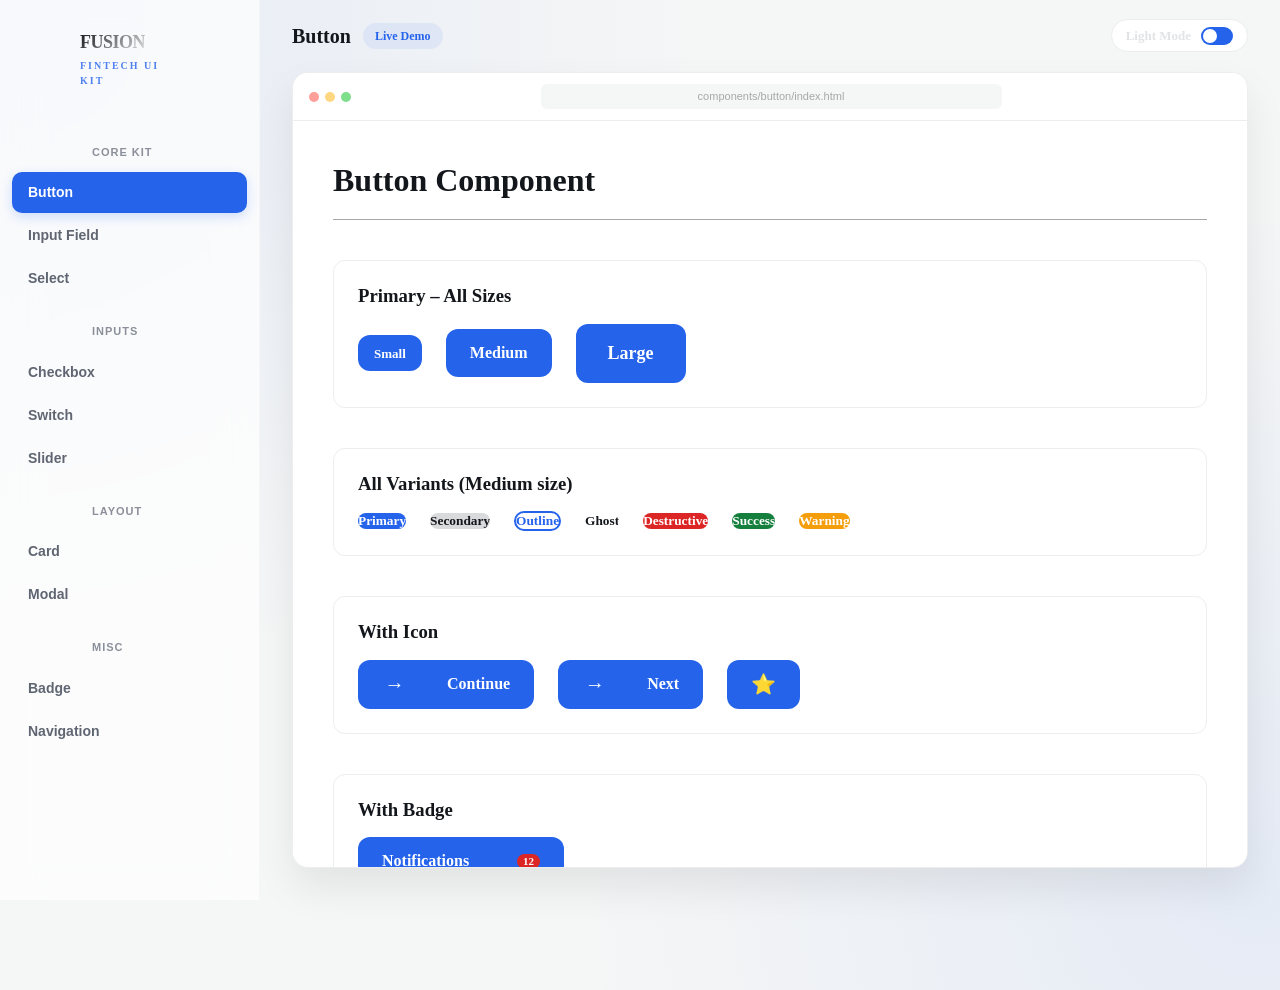
<file: index.html>
<!DOCTYPE html>
<html lang="en">

<head>
    <meta charset="UTF-8">
    <meta name="viewport" content="width=device-width, initial-scale=1.0">
    <title>Fintech UI Kit - Premium Dashboard</title>
    <!-- Import tokens + global styles -->
    <link rel="stylesheet" href="./tokens/tokens.css">
    <link rel="stylesheet" href="./styles/global.css">

    <style>
        :root {
            --sidebar-width: 260px;
            --header-height: 72px;
            --transition-speed: 0.3s;
            --mobile-breakpoint: 900px;
        }

        body {
            background-color: var(--color-surface-low-1);
            color: var(--color-black-base);
            font-family: var(--font-general-font-name), 'Inter', sans-serif;
            margin: 0;
            padding: 0;
            display: flex;
            height: 100vh;
            overflow: hidden;
            transition: background-color var(--transition-speed) ease;
        }

        /* --- Ambient Background --- */
        body::before {
            content: '';
            position: absolute;
            top: -10%;
            left: -10%;
            width: 120%;
            height: 120%;
            background:
                radial-gradient(circle at 10% 10%, var(--color-accent-base-accent-primary-a8) 0%, transparent 40%),
                radial-gradient(circle at 90% 90%, var(--color-accent-base-accent-primary-a8) 0%, transparent 40%);
            pointer-events: none;
            z-index: 0;
            transition: opacity 0.5s ease;
        }

        .dark body {
            background-color: #0d0f12;
            color: var(--color-black-inverse);
        }

        /* --- Sidebar Styling (Glassmorphism) --- */
        .sidebar {
            width: var(--sidebar-width);
            background: rgba(255, 255, 255, 0.7);
            backdrop-filter: blur(20px);
            -webkit-backdrop-filter: blur(20px);
            border-right: 1px solid var(--color-gray-base-ultra);
            display: flex;
            flex-direction: column;
            z-index: 10;
            transition: all var(--transition-speed);
        }

        .dark .sidebar {
            background: rgba(19, 22, 26, 0.75);
            border-color: rgba(255, 255, 255, 0.05);
        }

        .sidebar-header {
            padding: 32px var(--spacing-xl) 24px;
            display: flex;
            flex-direction: column;
            gap: 4px;
            margin-bottom: 8px;
        }

        .sidebar-header-row {
            display: flex;
            align-items: flex-start;
            justify-content: space-between;
            gap: 12px;
        }

        .sidebar-title {
            margin: 0;
            font-size: 18px;
            font-weight: 800;
            letter-spacing: -0.5px;
            color: var(--color-black-base);
            text-transform: uppercase;
            background: linear-gradient(135deg, var(--color-black-base) 0%, var(--color-gray-base-dark) 100%);
            -webkit-background-clip: text;
            background-clip: text;
            -webkit-text-fill-color: transparent;
        }

        .dark .sidebar-title {
            background: linear-gradient(135deg, #fff 0%, #cbd5e1 100%);
            -webkit-background-clip: text;
            background-clip: text;
            -webkit-text-fill-color: transparent;
        }

        .sidebar-subtitle {
            font-size: 10px;
            font-weight: 600;
            text-transform: uppercase;
            letter-spacing: 2px;
            color: var(--color-accent-base-accent-primary);
            opacity: 0.8;
        }

        .sidebar-close {
            width: 34px;
            height: 34px;
            border: 1px solid var(--color-gray-base-extra);
            border-radius: 12px;
            background: rgba(255, 255, 255, 0.72);
            color: #7c8491;
            display: none;
            align-items: center;
            justify-content: center;
            cursor: pointer;
            flex-shrink: 0;
            box-shadow: 0 8px 20px rgba(15, 23, 42, 0.08);
            transition: transform 0.2s ease, box-shadow 0.2s ease, background-color 0.2s ease;
        }

        .dark .sidebar-close {
            background: rgba(26, 30, 36, 0.9);
            border-color: #2e353f;
            color: #d7dde7;
        }

        .sidebar-close:hover {
            transform: translateY(-1px);
            box-shadow: 0 10px 24px rgba(15, 23, 42, 0.14);
        }

        /* --- Navigation Items --- */
        .sidebar-nav {
            flex: 1;
            padding: 0 12px;
            list-style: none;
            margin: 0;
            overflow-y: auto;
        }

        .nav-label {
            padding: 12px var(--spacing-xl);
            font-size: 11px;
            font-weight: 800;
            text-transform: uppercase;
            letter-spacing: 1px;
            color: #8a8f99;
            margin-top: 12px;
        }

        .nav-item {
            display: flex;
            align-items: center;
            padding: 10px 16px;
            color: #5f6672;
            text-decoration: none;
            font-size: 14px;
            font-weight: 600;
            border-radius: 10px;
            transition: all 0.2s cubic-bezier(0.4, 0, 0.2, 1);
            cursor: pointer;
            margin-bottom: 2px;
        }

        .dark .nav-item {
            color: #c7ced8;
        }

        .nav-item:hover {
            background: rgba(37, 99, 235, 0.05);
            color: var(--color-accent-base-accent-primary);
        }

        .nav-item.active {
            background: var(--color-accent-base-accent-primary);
            color: #fff;
            box-shadow: 0 4px 12px var(--color-accent-base-accent-primary-a20);
        }

        .header-left {
            display: flex;
            align-items: center;
            gap: 12px;
            min-width: 0;
        }

        .menu-toggle {
            width: 38px;
            height: 38px;
            border: 1px solid var(--color-gray-base-extra);
            border-radius: 10px;
            background: var(--color-surface-low-2);
            color: var(--color-gray-base-dark);
            display: none;
            align-items: center;
            justify-content: center;
            font-size: 20px;
            line-height: 1;
            cursor: pointer;
        }

        .dark .menu-toggle {
            background: #1a1e24;
            border-color: #2e353f;
            color: #d7dde7;
        }

        .menu-toggle-icon,
        .sidebar-close-icon {
            position: relative;
            width: 18px;
            height: 18px;
            display: block;
            transition: transform 0.24s ease;
        }

        .menu-toggle-icon::before,
        .menu-toggle-icon::after,
        .menu-toggle-icon span,
        .sidebar-close-icon::before,
        .sidebar-close-icon::after {
            content: '';
            position: absolute;
            left: 0;
            width: 100%;
            height: 2px;
            border-radius: 2px;
            background: currentColor;
            transition: transform 0.22s ease, top 0.22s ease, opacity 0.22s ease;
        }

        .menu-toggle-icon::before {
            top: 3px;
        }

        .menu-toggle-icon span {
            top: 8px;
        }

        .menu-toggle-icon::after {
            top: 13px;
        }

        .menu-toggle.is-open .menu-toggle-icon::before {
            top: 8px;
            transform: rotate(45deg);
        }

        .menu-toggle.is-open .menu-toggle-icon span {
            opacity: 0;
            transform: scaleX(0);
        }

        .menu-toggle.is-open .menu-toggle-icon::after {
            top: 8px;
            transform: rotate(-45deg);
        }

        .sidebar-close-icon::before {
            top: 8px;
            transform: rotate(45deg);
        }

        .sidebar-close-icon::after {
            top: 8px;
            transform: rotate(-45deg);
        }

        .sidebar-close:hover .sidebar-close-icon {
            transform: rotate(90deg);
        }

        .sidebar-overlay {
            position: fixed;
            inset: 0;
            background: rgba(0, 0, 0, 0.45);
            opacity: 0;
            pointer-events: none;
            transition: opacity var(--transition-speed) ease;
            z-index: 9;
        }

        .sidebar-overlay.visible {
            opacity: 1;
            pointer-events: auto;
        }

        /* --- Main Content Area --- */
        .main-content {
            flex: 1;
            display: flex;
            flex-direction: column;
            z-index: 1;
            position: relative;
        }

        /* --- Top App Header --- */
        .app-header {
            height: var(--header-height);
            display: flex;
            justify-content: space-between;
            align-items: center;
            padding: 0 32px;
            background: transparent;
            border-bottom: 1px solid transparent;
        }

        .stage-title {
            display: flex;
            align-items: center;
            gap: 12px;
        }

        .stage-badge {
            background: var(--color-accent-base-accent-primary-a8);
            color: var(--color-accent-base-accent-primary);
            padding: 4px 12px;
            border-radius: 20px;
            font-size: 12px;
            font-weight: 600;
        }

        /* --- Theme Toggle Switch --- */
        .theme-switch {
            display: flex;
            align-items: center;
            gap: 10px;
            background: var(--color-surface-low-2);
            padding: 6px 14px;
            border-radius: 30px;
            border: 1px solid var(--color-gray-base-extra);
            cursor: pointer;
            transition: all 0.3s;
        }

        .dark .theme-switch {
            background: #1e2229;
            border-color: #2e353f;
        }

        .theme-switch span {
            font-size: 13px;
            font-weight: 600;
            color: var(--color-gray-base-dark);
        }

        .dark .theme-switch span {
            color: #fff;
        }

        /* --- Browser Stage (Iframe Container) --- */
        .stage-view {
            flex: 1;
            padding: 0 32px 32px 32px;
            display: flex;
            flex-direction: column;
        }

        .browser-mock {
            flex: 1;
            background: #fff;
            border-radius: 16px;
            box-shadow: 0 20px 40px rgba(0, 0, 0, 0.08);
            display: flex;
            flex-direction: column;
            overflow: hidden;
            border: 1px solid var(--color-gray-base-extra);
            position: relative;
        }

        .dark .browser-mock {
            background: #13161a;
            border-color: #2e353f;
            box-shadow: 0 20px 40px rgba(0, 0, 0, 0.4);
        }

        .browser-header {
            height: 48px;
            background: var(--color-surface-low-2);
            border-bottom: 1px solid var(--color-gray-base-extra);
            display: flex;
            align-items: center;
            padding: 0 16px;
            justify-content: space-between;
        }

        .dark .browser-header {
            background: #1a1e24;
            border-color: #2e353f;
        }

        .browser-dots {
            display: flex;
            gap: 6px;
        }

        .dot {
            width: 10px;
            height: 10px;
            border-radius: 50%;
            opacity: 0.6;
        }

        .dot.red {
            background: #ff5f56;
        }

        .dot.yellow {
            background: #ffbd2e;
        }

        .dot.green {
            background: #27c93f;
        }

        .browser-address {
            background: var(--color-surface-low-1);
            padding: 4px 20px;
            border-radius: 6px;
            font-size: 11px;
            color: var(--color-gray-base-regular);
            width: 50%;
            text-align: center;
            overflow: hidden;
            white-space: nowrap;
            text-overflow: ellipsis;
        }

        .dark .browser-address {
            background: #0d0f12;
            color: var(--color-gray-base-medium);
        }

        .iframe-container {
            flex: 1;
            width: 100%;
            border: none;
            background: transparent;
        }

        @media (max-width: 900px) {
            body {
                display: block;
                height: auto;
                min-height: 100vh;
                overflow: auto;
            }

            body.sidebar-open {
                overflow: hidden;
            }

            body::before {
                position: fixed;
            }

            .sidebar {
                position: fixed;
                top: 0;
                left: 0;
                height: 100vh;
                width: min(82vw, 320px);
                transform: translateX(-100%);
                box-shadow: 8px 0 24px rgba(0, 0, 0, 0.2);
            }

            .sidebar.open {
                transform: translateX(0);
            }

            .main-content {
                min-height: 100vh;
            }

            .app-header {
                position: sticky;
                top: 0;
                z-index: 8;
                padding: 0 14px;
                height: 64px;
                background: rgba(255, 255, 255, 0.92);
                backdrop-filter: blur(12px);
                -webkit-backdrop-filter: blur(12px);
                border-bottom-color: var(--color-gray-base-extra);
            }

            .dark .app-header {
                background: rgba(13, 15, 18, 0.92);
                border-bottom-color: #2e353f;
            }

            .menu-toggle {
                display: inline-flex;
                flex-shrink: 0;
            }

            .sidebar-close {
                display: inline-flex;
            }

            .header-left {
                min-width: 0;
                flex: 1;
            }

            .stage-title {
                min-width: 0;
            }

            #active-component-name {
                font-size: 18px !important;
                white-space: nowrap;
                overflow: hidden;
                text-overflow: ellipsis;
            }

            .stage-badge {
                display: none;
            }

            .theme-switch {
                padding: 6px 10px;
            }

            #theme-status-text {
                display: none;
            }

            .stage-view {
                padding: 0 12px 12px;
            }

            .browser-mock {
                border-radius: 12px;
            }

            .browser-header {
                padding: 0 10px;
            }

            .browser-address {
                width: calc(100% - 86px);
                padding: 4px 10px;
            }
        }

        @media (max-width: 480px) {
            .app-header {
                padding: 0 10px;
                height: 60px;
            }

            .menu-toggle {
                width: 34px;
                height: 34px;
                border-radius: 9px;
            }

            #active-component-name {
                font-size: 16px !important;
            }

            .theme-switch {
                padding: 4px 8px;
            }

            .browser-dots {
                gap: 4px;
            }

            .dot {
                width: 8px;
                height: 8px;
            }

            .browser-address {
                width: calc(100% - 72px);
                font-size: 10px;
            }
        }
    </style>
</head>

<body>
    <aside class="sidebar">
        <div class="sidebar-header">
            <div class="sidebar-header-row">
                <h1 class="sidebar-title">Fusion</h1>
                <button class="sidebar-close" id="sidebar-close-btn" aria-label="Close menu"><span
                    class="sidebar-close-icon"></span></button>
            </div>
            <span class="sidebar-subtitle">Fintech UI Kit</span>
        </div>

        <nav class="sidebar-nav" id="component-nav">
            <div class="nav-label">Core Kit</div>
            <a class="nav-item active" data-src="components/button/index.html">Button</a>
            <a class="nav-item" data-src="components/input-field/index.html">Input Field</a>
            <a class="nav-item" data-src="components/select/index.html">Select</a>

            <div class="nav-label">Inputs</div>
            <a class="nav-item" data-src="components/checkbox/index.html">Checkbox</a>
            <a class="nav-item" data-src="components/switch/index.html">Switch</a>
            <a class="nav-item" data-src="components/slider/index.html">Slider</a>

            <div class="nav-label">Layout</div>
            <a class="nav-item" data-src="components/card/index.html">Card</a>
            <a class="nav-item" data-src="components/modal/index.html">Modal</a>

            <div class="nav-label">Misc</div>
            <a class="nav-item" data-src="components/badge/index.html">Badge</a>
            <a class="nav-item" data-src="components/navigation/index.html">Navigation</a>
        </nav>
    </aside>

    <div class="sidebar-overlay" id="sidebar-overlay"></div>

    <main class="main-content">
        <header class="app-header">
            <div class="header-left">
                <button class="menu-toggle" id="menu-toggle-btn" aria-label="Open menu" aria-expanded="false"
                    aria-controls="component-nav"><span class="menu-toggle-icon"><span></span></span></button>
                <div class="stage-title">
                    <span id="active-component-name" style="font-weight: 700; font-size: 20px;">Button</span>
                    <span class="stage-badge">Live Demo</span>
                </div>
            </div>

            <div class="theme-switch" id="theme-toggle-btn">
                <span id="theme-status-text">Light Mode</span>
                <div
                    style="width: 32px; height: 18px; background: var(--color-accent-base-accent-primary); border-radius: 10px; position: relative;">
                    <div id="switch-thumb"
                        style="width: 14px; height: 14px; background: #fff; border-radius: 50%; position: absolute; top: 2px; left: 2px; transition: all 0.3s cubic-bezier(0.4, 0, 0.2, 1);">
                    </div>
                </div>
            </div>
        </header>

        <section class="stage-view">
            <div class="browser-mock">
                <div class="browser-header">
                    <div class="browser-dots">
                        <div class="dot red"></div>
                        <div class="dot yellow"></div>
                        <div class="dot green"></div>
                    </div>
                    <div class="browser-address" id="browser-url">components/button/index.html</div>
                    <div style="width: 40px;"></div> <!-- spacer -->
                </div>
                <iframe id="component-frame" class="iframe-container" src="components/button/index.html"></iframe>
            </div>
        </section>
    </main>

    <script>
        const themeBtn = document.getElementById('theme-toggle-btn');
        const themeText = document.getElementById('theme-status-text');
        const themeThumb = document.getElementById('switch-thumb');
        const iframe = document.getElementById('component-frame');
        const browserUrl = document.getElementById('browser-url');
        const componentTitle = document.getElementById('active-component-name');
        const navItems = document.querySelectorAll('.nav-item');
        const sidebar = document.querySelector('.sidebar');
        const menuToggleBtn = document.getElementById('menu-toggle-btn');
        const sidebarCloseBtn = document.getElementById('sidebar-close-btn');
        const sidebarOverlay = document.getElementById('sidebar-overlay');

        function closeSidebar() {
            sidebar.classList.remove('open');
            sidebarOverlay.classList.remove('visible');
            document.body.classList.remove('sidebar-open');
            menuToggleBtn.setAttribute('aria-expanded', 'false');
            menuToggleBtn.setAttribute('aria-label', 'Open menu');
            menuToggleBtn.classList.remove('is-open');
        }

        function toggleSidebar() {
            const isOpen = sidebar.classList.toggle('open');
            sidebarOverlay.classList.toggle('visible', isOpen);
            document.body.classList.toggle('sidebar-open', isOpen);
            menuToggleBtn.setAttribute('aria-expanded', String(isOpen));
            menuToggleBtn.setAttribute('aria-label', isOpen ? 'Close menu' : 'Open menu');
            menuToggleBtn.classList.toggle('is-open', isOpen);
        }

        // Navigation Handling
        navItems.forEach(item => {
            item.addEventListener('click', (e) => {
                e.preventDefault();
                document.querySelector('.nav-item.active')?.classList.remove('active');
                item.classList.add('active');

                const name = item.textContent;
                const src = item.getAttribute('data-src');

                componentTitle.textContent = name;
                browserUrl.textContent = src;

                // Add hash to new src for initial state
                const isDark = document.documentElement.classList.contains('dark');
                iframe.src = src + (isDark ? '#dark' : '#light');

                if (window.innerWidth <= 900) {
                    closeSidebar();
                }
            });
        });

        menuToggleBtn.addEventListener('click', toggleSidebar);
        sidebarCloseBtn.addEventListener('click', closeSidebar);
        sidebarOverlay.addEventListener('click', closeSidebar);

        document.addEventListener('keydown', (event) => {
            if (event.key === 'Escape' && sidebar.classList.contains('open')) {
                closeSidebar();
            }
        });

        window.addEventListener('resize', () => {
            if (window.innerWidth > 900 && sidebar.classList.contains('open')) {
                closeSidebar();
            }
        });

        // Theme Handling
        function setTheme(isDark) {
            if (isDark) {
                document.documentElement.classList.add('dark');
                themeText.textContent = 'Dark Mode';
                themeThumb.style.transform = 'translateX(14px)';
                localStorage.setItem('theme', 'dark');
            } else {
                document.documentElement.classList.remove('dark');
                themeText.textContent = 'Light Mode';
                themeThumb.style.transform = 'translateX(0)';
                localStorage.setItem('theme', 'light');
            }

            // Push theme to iframe via URL Hash
            syncIframeHash(isDark);
        }

        function syncIframeHash(isDark) {
            const currentSrc = iframe.src.split('#')[0];
            iframe.src = currentSrc + (isDark ? '#dark' : '#light');
        }

        // Initialize Theme
        const savedTheme = localStorage.getItem('theme') || 'light';
        setTheme(savedTheme === 'dark');

        themeBtn.addEventListener('click', () => {
            const isDark = !document.documentElement.classList.contains('dark');
            setTheme(isDark);
        });

        // Initial Hash Push on load
        iframe.addEventListener('load', () => {
            const isDark = document.documentElement.classList.contains('dark');
            // We only push hash if not already set correctly
            if (!iframe.src.includes('#')) {
                syncIframeHash(isDark);
            }
        });
    </script>
</body>

</html>
</file>
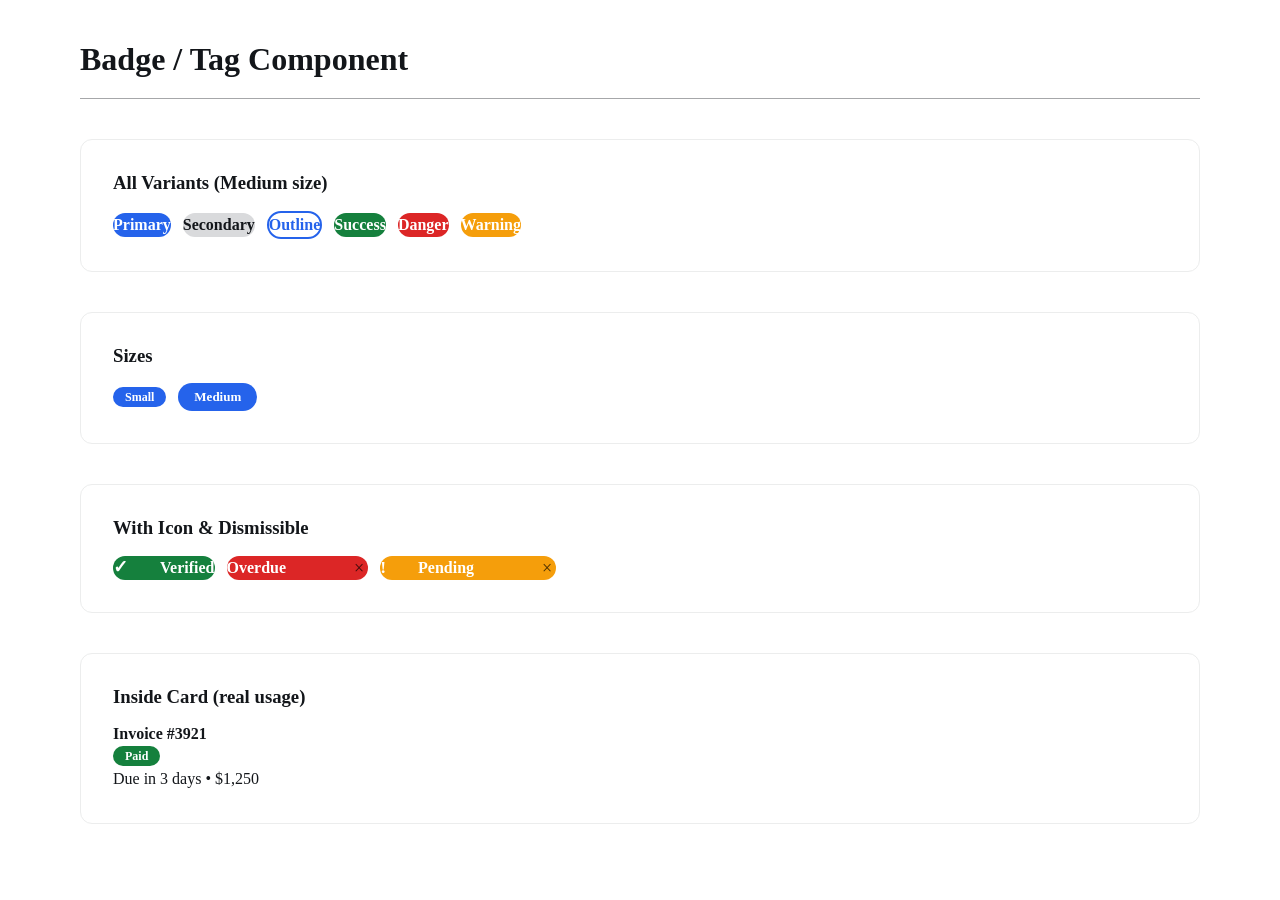
<file: components/badge/index.html>
<!-- =============================================
     COMPONENTS/BADGE/index.html
     Badge / Tag Component – Full Demo
     ============================================= -->

<!DOCTYPE html>
<html lang="en">

<head>
    <meta charset="UTF-8">
    <meta name="viewport" content="width=device-width, initial-scale=1.0">
    <title>Fintech UI Kit • Badge</title>

    <link rel="stylesheet" href="../../tokens/tokens.css">
    <link rel="stylesheet" href="../../styles/global.css">
    <link rel="stylesheet" href="badge.css">

    <style>
        .demo {
            padding: 40px;
            max-width: 1200px;
            margin: 0 auto;
        }

        .demo-header {
            display: flex;
            justify-content: space-between;
            align-items: center;
            margin-bottom: 40px;
            border-bottom: 1px solid var(--color-gray-base-regular);
            padding-bottom: 20px;
        }

        .demo-grid {
            display: flex;
            flex-direction: column;
            gap: 40px;
        }

        .demo-card {
            background: var(--color-surface-low-2);
            border-radius: var(--radius-m);
            padding: 32px;
            border: 1px solid var(--color-gray-base-extra);
        }

        .dark .demo-card {
            background: var(--color-surface-medium);
        }

        .badge-group {
            display: flex;
            flex-wrap: wrap;
            gap: 12px;
            align-items: center;
        }
    </style>
</head>

<body class="demo">
    <div class="demo-header">
        <h1 style="font-size: var(--font-size-title-m);">Badge / Tag Component</h1>
    </div>

    <div class="demo-grid">

        <!-- 1. All Variants -->
        <div class="demo-card">
            <h3 style="margin-bottom: 16px;">All Variants (Medium size)</h3>
            <div class="badge-group">
                <div class="badge" data-variant="primary">Primary</div>
                <div class="badge" data-variant="secondary">Secondary</div>
                <div class="badge" data-variant="outline">Outline</div>
                <div class="badge" data-variant="success">Success</div>
                <div class="badge" data-variant="danger">Danger</div>
                <div class="badge" data-variant="warning">Warning</div>
            </div>
        </div>

        <!-- 2. Sizes -->
        <div class="demo-card">
            <h3 style="margin-bottom: 16px;">Sizes</h3>
            <div class="badge-group">
                <div class="badge" data-variant="primary" data-size="small">Small</div>
                <div class="badge" data-variant="primary" data-size="medium">Medium</div>
            </div>
        </div>

        <!-- 3. With Icon + Dismissible -->
        <div class="demo-card">
            <h3 style="margin-bottom: 16px;">With Icon &amp; Dismissible</h3>
            <div class="badge-group">
                <div class="badge" data-variant="success" data-icon="true">
                    <span class="badge__icon">✓</span>
                    Verified
                </div>
                <div class="badge" data-variant="danger" data-dismissible="true">
                    Overdue
                    <button class="badge__dismiss">×</button>
                </div>
                <div class="badge" data-variant="warning" data-icon="true" data-dismissible="true">
                    <span class="badge__icon">!</span>
                    Pending
                    <button class="badge__dismiss">×</button>
                </div>
            </div>
        </div>

        <!-- 4. Usage inside Card example -->
        <div class="demo-card">
            <h3 style="margin-bottom: 16px;">Inside Card (real usage)</h3>
            <div class="card" data-size="medium" data-variant="default" style="max-width: 380px;">
                <div class="card__header">
                    <h4 class="card__title">Invoice #3921</h4>
                    <div class="badge" data-variant="success" data-size="small">Paid</div>
                </div>
                <div class="card__content">Due in 3 days • $1,250</div>
            </div>
        </div>

    </div>

    <script src="../../scripts/theme-sync.js"></script>
    <script>
        // Demo dismiss functionality
        document.querySelectorAll('.badge__dismiss').forEach(btn => {
            btn.addEventListener('click', (e) => {
                e.stopPropagation();
                const badge = btn.closest('.badge');
                badge.style.transition = 'all 0.3s';
                badge.style.opacity = '0';
                badge.style.transform = 'scale(0.8)';
                setTimeout(() => badge.remove(), 300);
            });
        });
    </script>
</body>

</html>
</file>
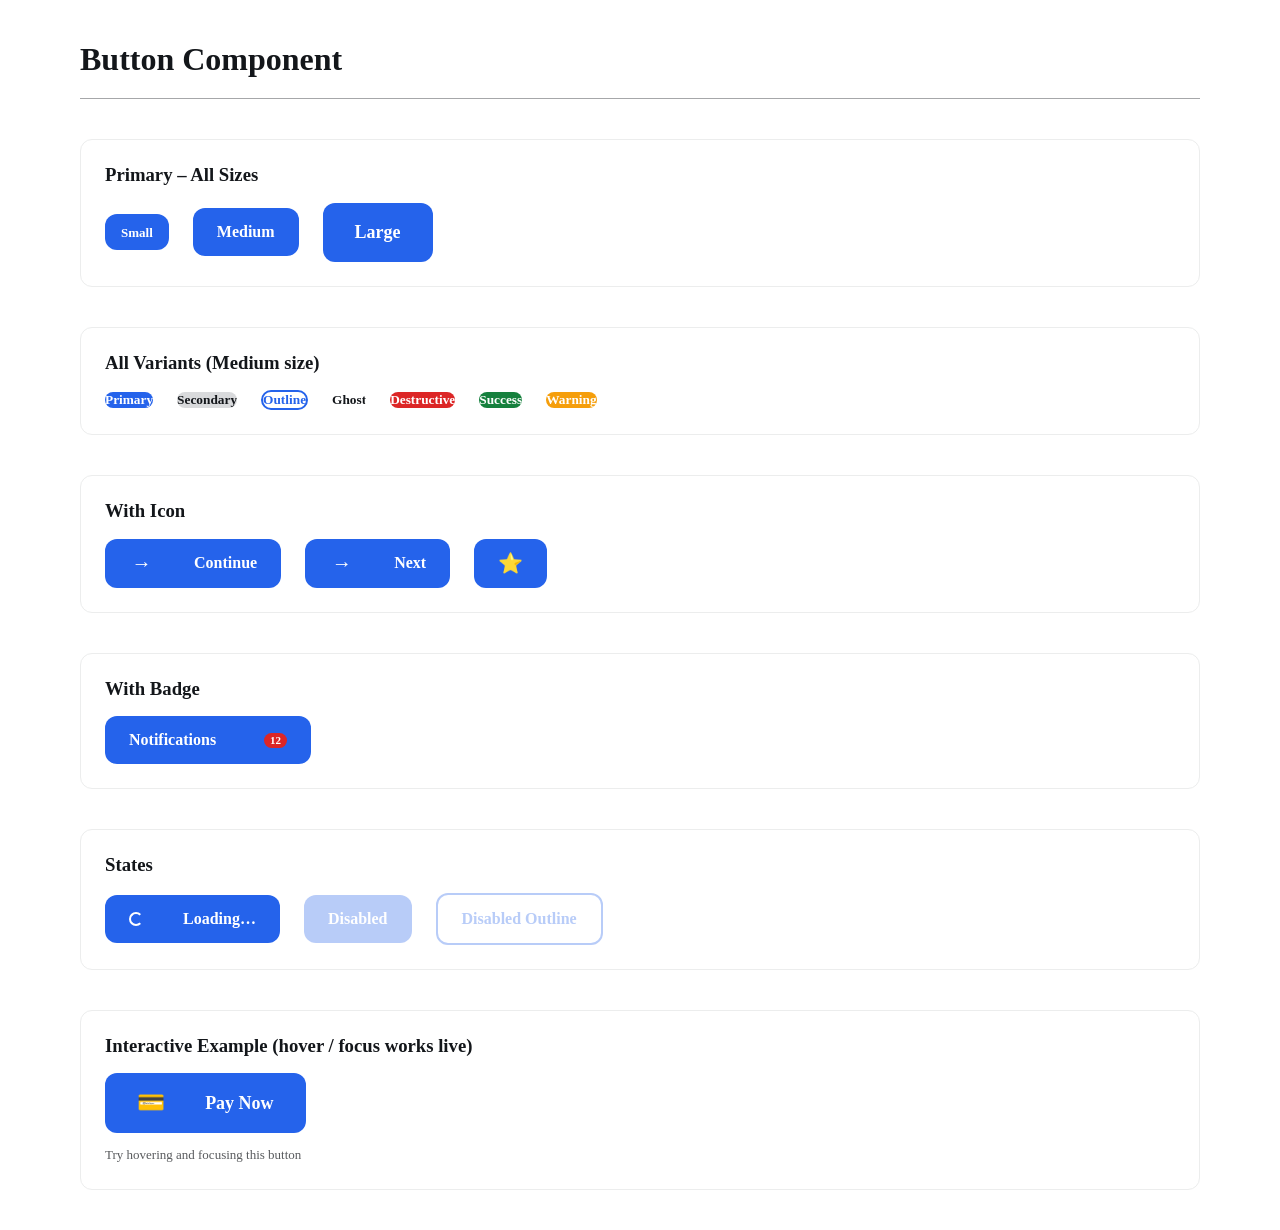
<file: components/button/index.html>
<!-- =============================================
     COMPONENTS/BUTTON/index.html
     Button Component – Full Demo + All Variants
     ============================================= -->

<!DOCTYPE html>
<html lang="en">

<head>
    <meta charset="UTF-8">
    <meta name="viewport" content="width=device-width, initial-scale=1.0">
    <title>Fintech UI Kit • Button</title>

    <!-- Import tokens + global styles -->
    <link rel="stylesheet" href="../../tokens/tokens.css">
    <link rel="stylesheet" href="../../styles/global.css">

    <!-- Button styles -->
    <link rel="stylesheet" href="button.css">

    <style>
        /* Demo page only */
        .demo {
            padding: 40px;
            max-width: 1200px;
            margin: 0 auto;
            font-family: var(--font-general);
        }

        .demo-header {
            display: flex;
            justify-content: space-between;
            align-items: center;
            margin-bottom: 40px;
            border-bottom: 1px solid var(--color-gray-base-regular);
            padding-bottom: 20px;
        }

        .demo-grid {
            display: grid;
            gap: 40px;
        }

        .variant-group {
            display: flex;
            flex-wrap: wrap;
            gap: 24px;
            align-items: center;
        }

        .demo-card {
            background: var(--color-surface-low-2);
            border-radius: var(--radius-m);
            padding: 24px;
            border: 1px solid var(--color-gray-base-extra);
        }

        .dark .demo-card {
            background: var(--color-surface-medium);
        }
    </style>
</head>

<body class="demo">
    <div class="demo-header">
        <h1 style="font-size: var(--font-size-title-m);">Button Component</h1>
    </div>

    <div class="demo-grid">

        <!-- 1. Primary + Sizes -->
        <div class="demo-card">
            <h3 style="margin-bottom: 16px;">Primary – All Sizes</h3>
            <div class="variant-group">
                <button class="button" data-variant="primary" data-size="small">Small</button>
                <button class="button" data-variant="primary" data-size="medium">Medium</button>
                <button class="button" data-variant="primary" data-size="large">Large</button>
            </div>
        </div>

        <!-- 2. All Variants -->
        <div class="demo-card">
            <h3 style="margin-bottom: 16px;">All Variants (Medium size)</h3>
            <div class="variant-group" style="flex-wrap: wrap;">
                <button class="button" data-variant="primary">Primary</button>
                <button class="button" data-variant="secondary">Secondary</button>
                <button class="button" data-variant="outline">Outline</button>
                <button class="button" data-variant="ghost">Ghost</button>
                <button class="button" data-variant="destructive">Destructive</button>
                <button class="button" data-variant="success">Success</button>
                <button class="button" data-variant="warning">Warning</button>
            </div>
        </div>

        <!-- 3. With Icon -->
        <div class="demo-card">
            <h3 style="margin-bottom: 16px;">With Icon</h3>
            <div class="variant-group">
                <button class="button" data-variant="primary" data-size="medium" data-icon="left">
                    <span class="button__icon">→</span>
                    <span class="button__label">Continue</span>
                </button>
                <button class="button" data-variant="primary" data-size="medium" data-icon="right">
                    <span class="button__label">Next</span>
                    <span class="button__icon">→</span>
                </button>
                <button class="button" data-variant="primary" data-size="medium" data-icon="only">
                    <span class="button__icon">⭐</span>
                </button>
            </div>
        </div>

        <!-- 4. With Badge -->
        <div class="demo-card">
            <h3 style="margin-bottom: 16px;">With Badge</h3>
            <button class="button" data-variant="primary" data-size="medium" data-badge="true">
                <span class="button__label">Notifications</span>
                <span class="button__badge">12</span>
            </button>
        </div>

        <!-- 5. Loading + Disabled States -->
        <div class="demo-card">
            <h3 style="margin-bottom: 16px;">States</h3>
            <div class="variant-group">
                <button class="button" data-variant="primary" data-size="medium" data-loading="true">
                    <span class="button__label">Loading…</span>
                </button>
                <button class="button" data-variant="primary" data-size="medium" data-disabled="true">
                    Disabled
                </button>
                <button class="button" data-variant="outline" data-size="medium" data-disabled="true">
                    Disabled Outline
                </button>
            </div>
        </div>

        <!-- 6. Full interactive example -->
        <div class="demo-card">
            <h3 style="margin-bottom: 16px;">Interactive Example (hover / focus works live)</h3>
            <button class="button" data-variant="primary" data-size="large" data-icon="left">
                <span class="button__icon">💳</span>
                <span class="button__label">Pay Now</span>
            </button>
            <p style="margin-top: 12px; font-size: 13px; opacity: 0.7;">Try hovering and focusing this button</p>
        </div>

    </div>

    <script src="../../scripts/theme-sync.js"></script>
</body>

</html>
</file>
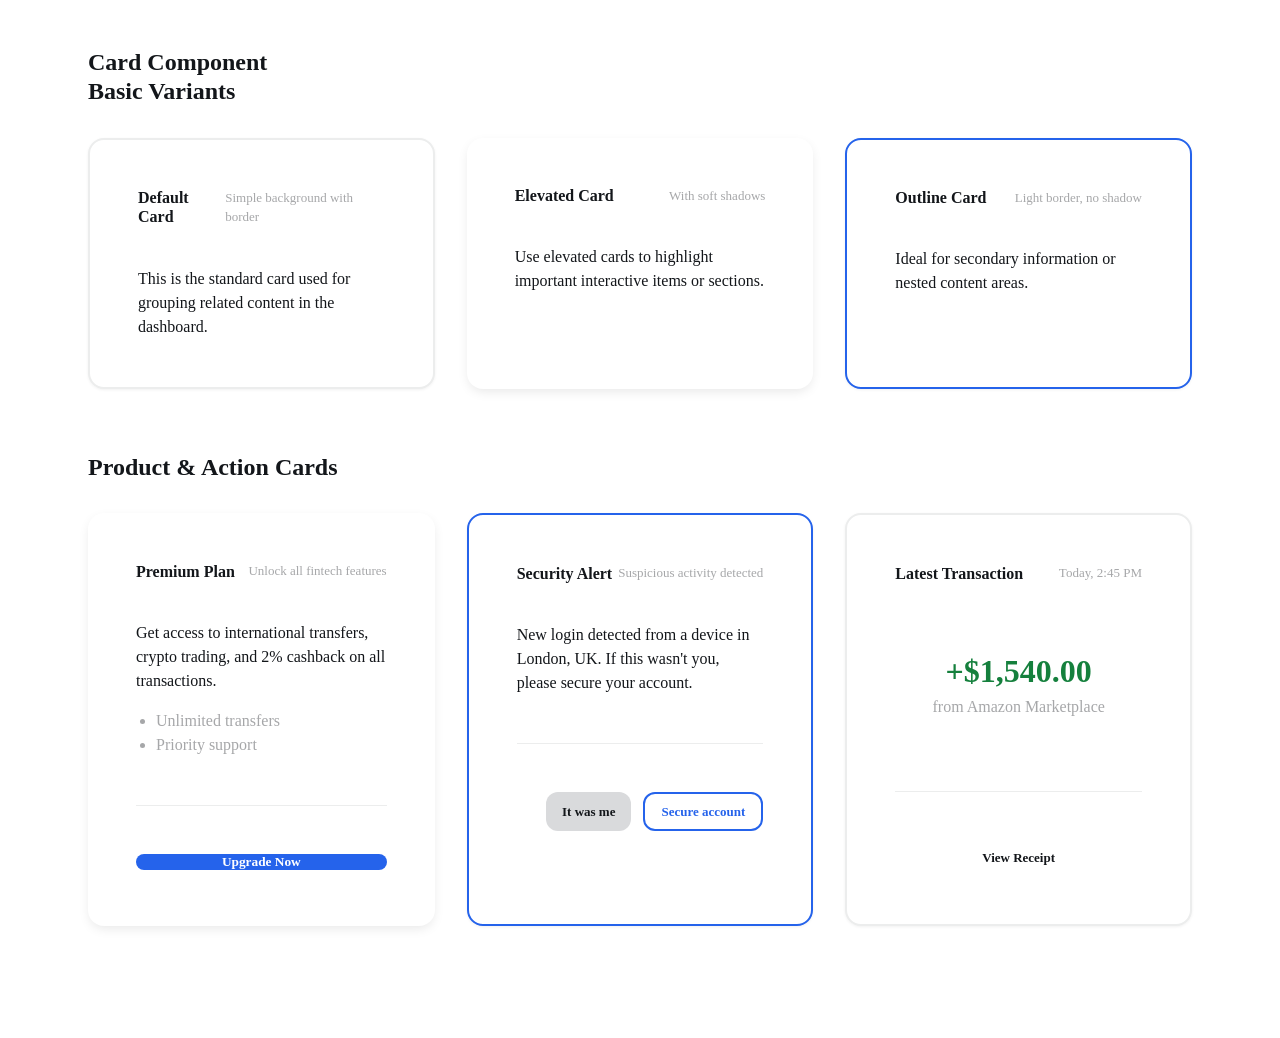
<file: components/card/index.html>
<!DOCTYPE html>
<html lang="en">
<head>
    <meta charset="UTF-8">
    <meta name="viewport" content="width=device-width, initial-scale=1.0">
    <title>Card - Fintech UI Kit</title>
    <link rel="stylesheet" href="../../styles/global.css">
    <link rel="stylesheet" href="../button/button.css">
    <link rel="stylesheet" href="card.css">
    <style>
        .demo-container {
            padding: 48px;
            max-width: 1200px;
            margin: 0 auto;
        }
        .demo-section {
            margin-bottom: 64px;
        }
        .demo-title {
            font-size: 24px;
            margin-bottom: 32px;
            color: var(--color-black-inverse);
        }
        .demo-grid {
            display: grid;
            grid-template-columns: repeat(auto-fill, minmax(320px, 1fr));
            gap: 32px;
        }
    </style>
</head>
<body>
    <div class="demo-container">
        <div class="demo-header">
            <h1 class="demo-title" style="margin-bottom: 0;">Card Component</h1>
        </div>

        <!-- Section 1: Variants -->
        <div class="demo-section">
            <h2 class="demo-title">Basic Variants</h2>
            <div class="demo-grid">
                <!-- Default -->
                <div class="card" data-variant="default">
                    <div class="card__header">
                        <h3 class="card__title">Default Card</h3>
                        <p class="card__subtitle">Simple background with border</p>
                    </div>
                    <div class="card__content">
                        <p>This is the standard card used for grouping related content in the dashboard.</p>
                    </div>
                </div>

                <!-- Elevated -->
                <div class="card" data-variant="elevated">
                    <div class="card__header">
                        <h3 class="card__title">Elevated Card</h3>
                        <p class="card__subtitle">With soft shadows</p>
                    </div>
                    <div class="card__content">
                        <p>Use elevated cards to highlight important interactive items or sections.</p>
                    </div>
                </div>

                <!-- Outline -->
                <div class="card" data-variant="outline">
                    <div class="card__header">
                        <h3 class="card__title">Outline Card</h3>
                        <p class="card__subtitle">Light border, no shadow</p>
                    </div>
                    <div class="card__content">
                        <p>Ideal for secondary information or nested content areas.</p>
                    </div>
                </div>
            </div>
        </div>

        <!-- Section 2: Actionable Cards -->
        <div class="demo-section">
            <h2 class="demo-title">Product & Action Cards</h2>
            <div class="demo-grid">
                <!-- Premium Plan -->
                <div class="card" data-variant="elevated">
                    <div class="card__header">
                        <h3 class="card__title">Premium Plan</h3>
                        <p class="card__subtitle">Unlock all fintech features</p>
                    </div>
                    <div class="card__content">
                        <p>Get access to international transfers, crypto trading, and 2% cashback on all transactions.</p>
                        <ul style="margin-top: 16px; padding-left: 20px; color: var(--color-gray-base-regular);">
                            <li>Unlimited transfers</li>
                            <li>Priority support</li>
                        </ul>
                    </div>
                    <div class="card__footer">
                        <button class="button" data-variant="primary" style="width: 100%;">Upgrade Now</button>
                    </div>
                </div>

                <!-- Security Alert -->
                <div class="card" data-variant="outline">
                    <div class="card__header">
                        <h3 class="card__title">Security Alert</h3>
                        <p class="card__subtitle">Suspicious activity detected</p>
                    </div>
                    <div class="card__content">
                        <p>New login detected from a device in London, UK. If this wasn't you, please secure your account.</p>
                    </div>
                    <div class="card__footer" style="gap: 12px; display: flex;">
                        <button class="button" data-variant="secondary" data-size="small">It was me</button>
                        <button class="button" data-variant="outline" data-size="small">Secure account</button>
                    </div>
                </div>

                <!-- Transaction Card -->
                <div class="card" data-variant="default">
                    <div class="card__header">
                        <h3 class="card__title">Latest Transaction</h3>
                        <p class="card__subtitle">Today, 2:45 PM</p>
                    </div>
                    <div class="card__content" style="text-align: center; padding: 24px 0;">
                        <div style="font-size: 32px; font-weight: 700; color: var(--color-accent-base-accent-success);">+$1,540.00</div>
                        <p style="color: var(--color-gray-base-regular);">from Amazon Marketplace</p>
                    </div>
                    <div class="card__footer">
                        <button class="button" data-variant="ghost" data-size="small" style="width: 100%;">View Receipt</button>
                    </div>
                </div>
            </div>
        </div>
    </div>

    <script src="../../scripts/theme-sync.js"></script>
</body>
</html>
</file>
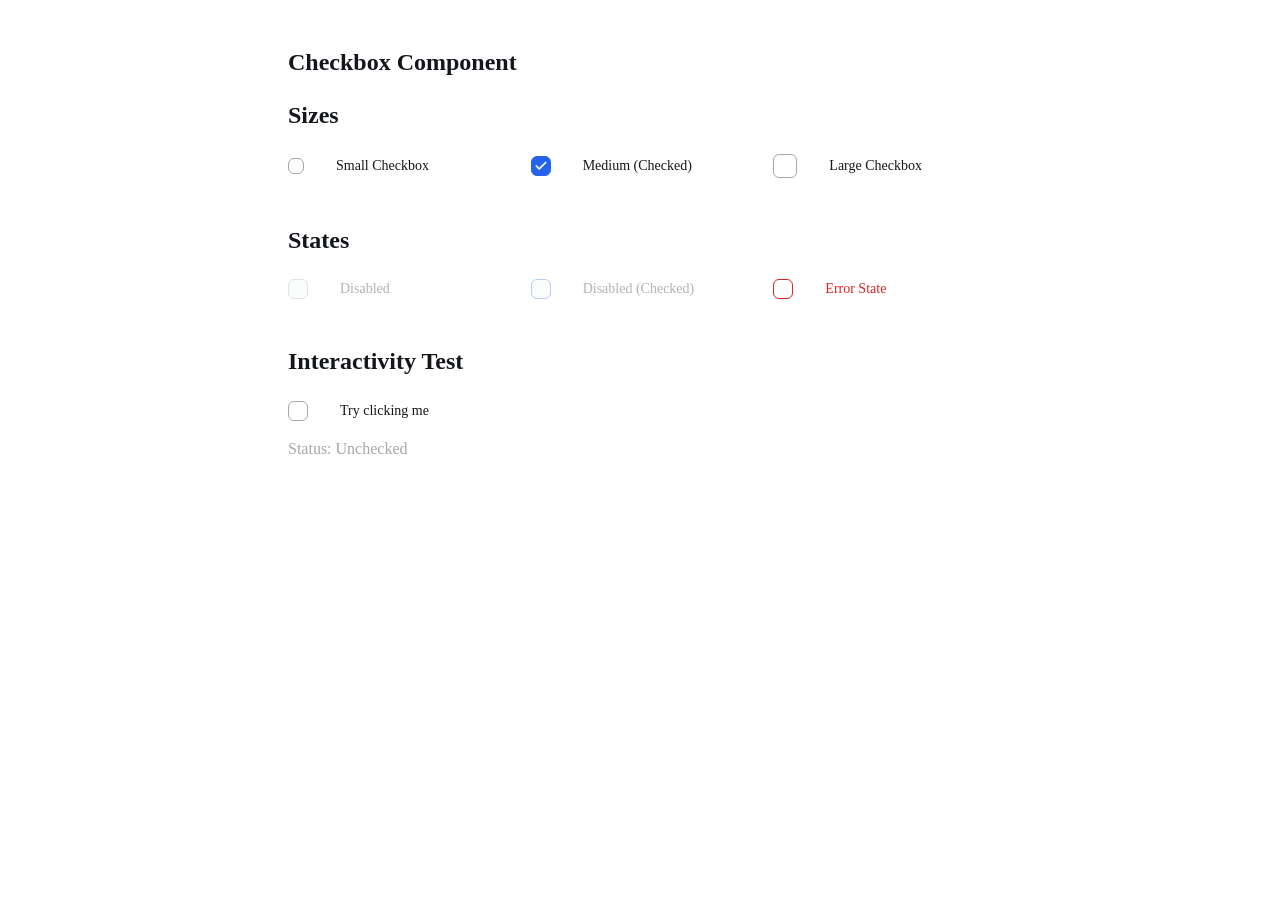
<file: components/checkbox/index.html>
<!DOCTYPE html>
<html lang="en">

<head>
    <meta charset="UTF-8">
    <meta name="viewport" content="width=device-width, initial-scale=1.0">
    <title>Checkbox - Fintech UI Kit</title>
    <link rel="stylesheet" href="../../styles/global.css">
    <link rel="stylesheet" href="checkbox.css">
    <style>
        .demo-container {
            padding: 48px;
            max-width: 800px;
            margin: 0 auto;
        }

        .demo-section {
            margin-bottom: 48px;
        }

        .demo-title {
            font-size: 24px;
            margin-bottom: 24px;
            color: var(--color-black-base);
        }

        .dark .demo-title {
            color: var(--color-white-base);
        }

        .demo-grid {
            display: grid;
            grid-template-columns: repeat(auto-fill, minmax(200px, 1fr));
            gap: 24px;
            align-items: center;
        }

    </style>
</head>

<body>
    <div class="demo-container">
        <h1 class="demo-title">Checkbox Component</h1>

        <!-- Sizes -->
        <div class="demo-section">
            <h2 class="demo-title">Sizes</h2>
            <div class="demo-grid">
                <label class="checkbox" data-size="small">
                    <input type="checkbox" class="checkbox__input">
                    <span class="checkbox__box">
                        <svg class="checkbox__icon" viewBox="0 0 24 24">
                            <path d="M20 6L9 17L4 12"></path>
                        </svg>
                    </span>
                    <span class="checkbox__label">Small Checkbox</span>
                </label>

                <label class="checkbox" data-size="medium">
                    <input type="checkbox" class="checkbox__input" checked>
                    <span class="checkbox__box">
                        <svg class="checkbox__icon" viewBox="0 0 24 24">
                            <path d="M20 6L9 17L4 12"></path>
                        </svg>
                    </span>
                    <span class="checkbox__label">Medium (Checked)</span>
                </label>

                <label class="checkbox" data-size="large">
                    <input type="checkbox" class="checkbox__input">
                    <span class="checkbox__box">
                        <svg class="checkbox__icon" viewBox="0 0 24 24">
                            <path d="M20 6L9 17L4 12"></path>
                        </svg>
                    </span>
                    <span class="checkbox__label">Large Checkbox</span>
                </label>
            </div>
        </div>

        <!-- Variants / States -->
        <div class="demo-section">
            <h2 class="demo-title">States</h2>
            <div class="demo-grid">
                <label class="checkbox" data-disabled="true">
                    <input type="checkbox" class="checkbox__input">
                    <span class="checkbox__box">
                        <svg class="checkbox__icon" viewBox="0 0 24 24">
                            <path d="M20 6L9 17L4 12"></path>
                        </svg>
                    </span>
                    <span class="checkbox__label">Disabled</span>
                </label>

                <label class="checkbox" data-disabled="true">
                    <input type="checkbox" class="checkbox__input" checked>
                    <span class="checkbox__box">
                        <svg class="checkbox__icon" viewBox="0 0 24 24">
                            <path d="M20 6L9 17L4 12"></path>
                        </svg>
                    </span>
                    <span class="checkbox__label">Disabled (Checked)</span>
                </label>

                <label class="checkbox" data-error="true">
                    <input type="checkbox" class="checkbox__input">
                    <span class="checkbox__box">
                        <svg class="checkbox__icon" viewBox="0 0 24 24">
                            <path d="M20 6L9 17L4 12"></path>
                        </svg>
                    </span>
                    <span class="checkbox__label">Error State</span>
                </label>
            </div>
        </div>

        <!-- Live Example -->
        <div class="demo-section">
            <h2 class="demo-title">Interactivity Test</h2>
            <div class="demo-grid">
                <label class="checkbox" id="interactive-checkbox">
                    <input type="checkbox" class="checkbox__input">
                    <span class="checkbox__box">
                        <svg class="checkbox__icon" viewBox="0 0 24 24">
                            <path d="M20 6L9 17L4 12"></path>
                        </svg>
                    </span>
                    <span class="checkbox__label">Try clicking me</span>
                </label>
            </div>
            <p id="checkbox-status" style="margin-top: 16px; color: var(--color-gray-base-regular);">Status: Unchecked
            </p>
        </div>
    </div>

    <script src="../../scripts/theme-sync.js"></script>
    <script>
        // Interactive test logic
        const interactiveCheckbox = document.querySelector('#interactive-checkbox .checkbox__input');
        const statusText = document.getElementById('checkbox-status');

        interactiveCheckbox.addEventListener('change', () => {
            statusText.textContent = `Status: ${interactiveCheckbox.checked ? 'Checked' : 'Unchecked'}`;
            statusText.style.color = interactiveCheckbox.checked ? 'var(--color-accent-base-accent-primary)' : 'var(--color-gray-base-regular)';
        });
    </script>
</body>

</html>
</file>
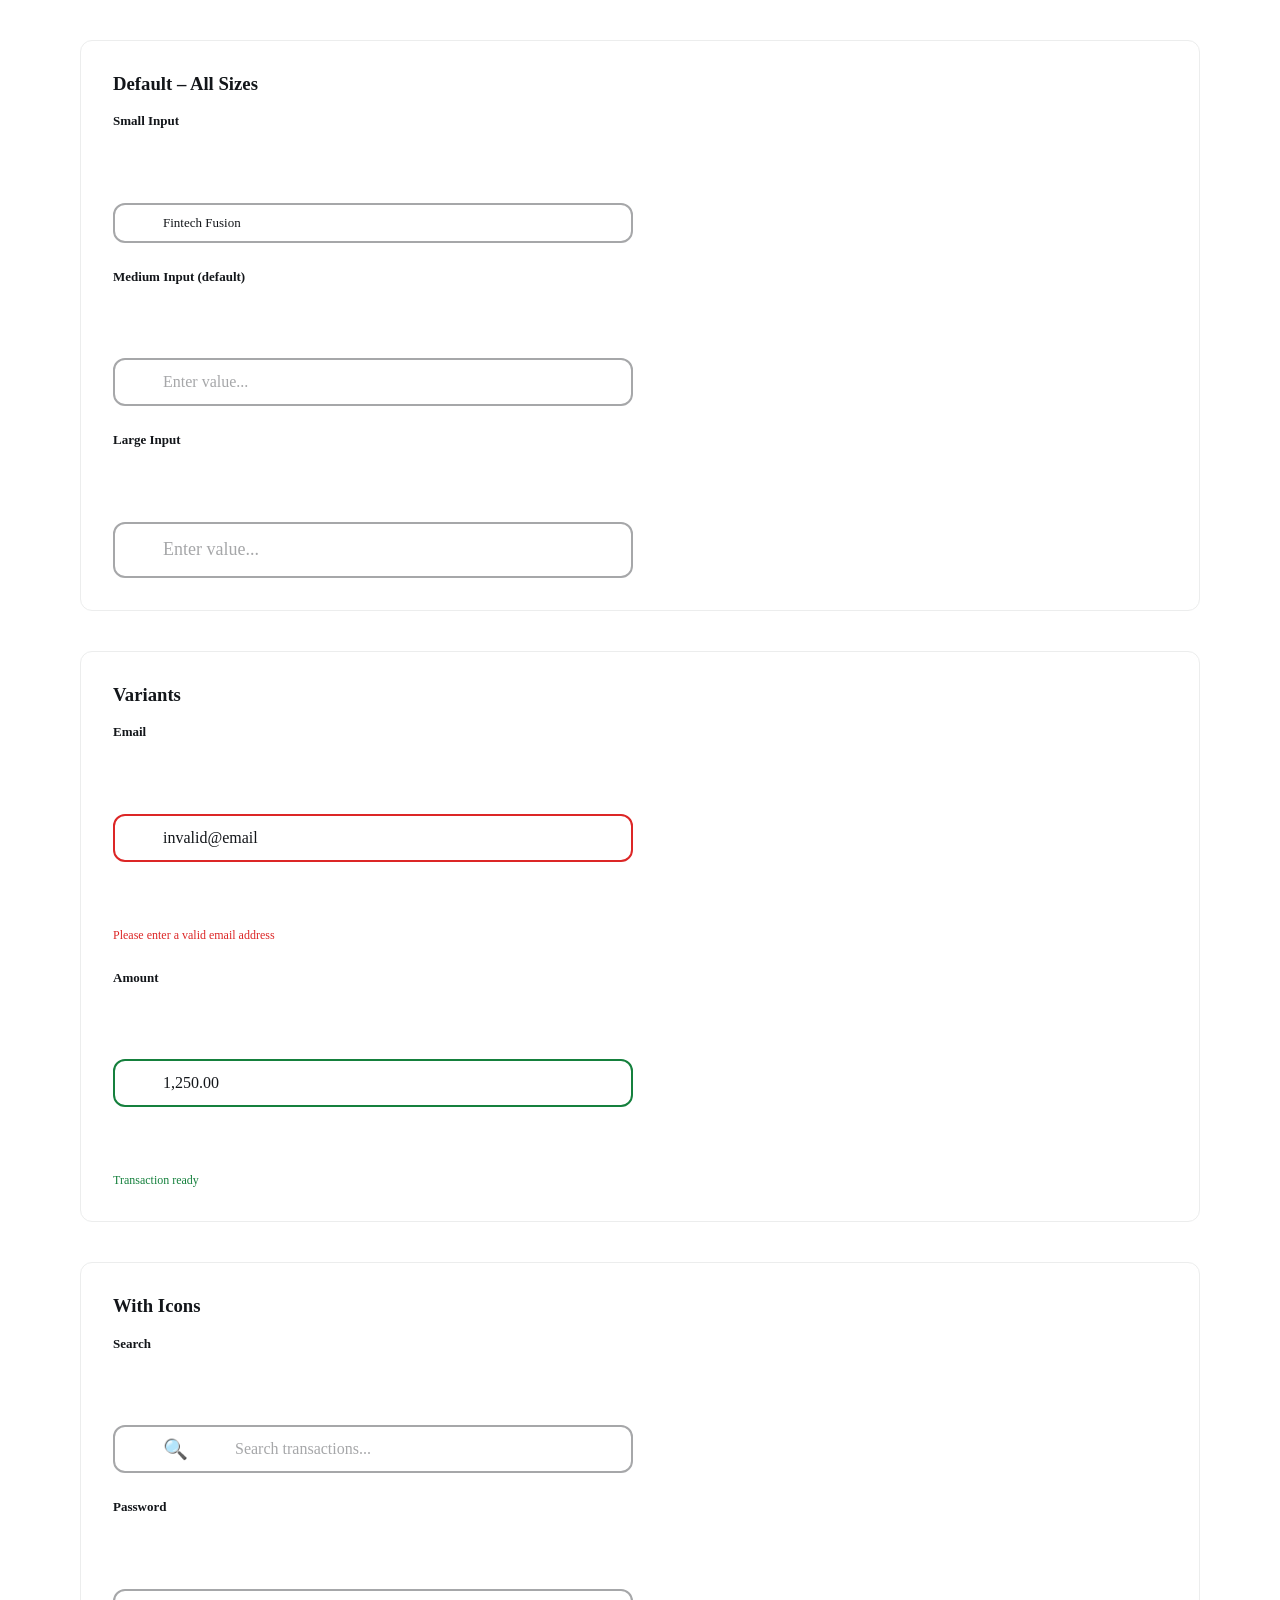
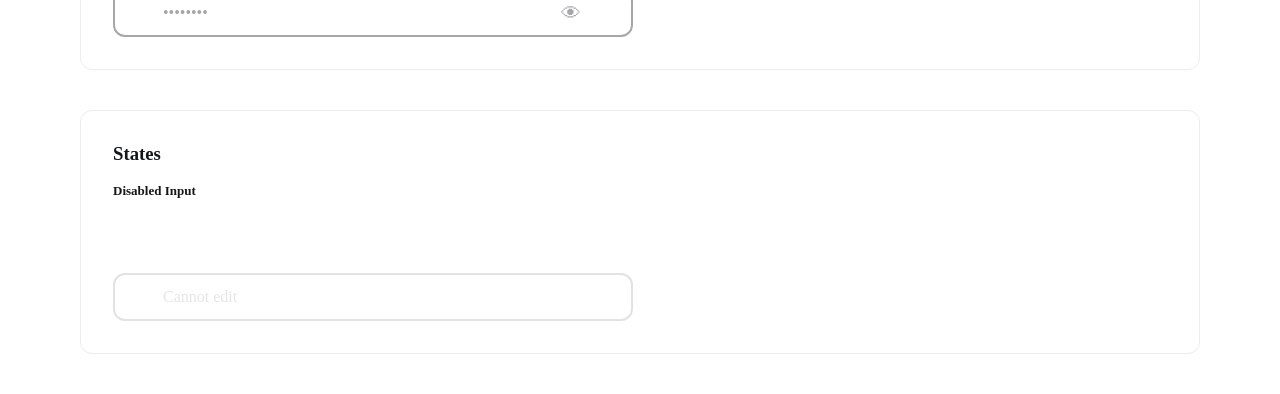
<file: components/input-field/index.html>
<!-- =============================================
     COMPONENTS/INPUT-FIELD/index.html
     Input Field Component – Full Demo
     ============================================= -->

<!DOCTYPE html>
<html lang="en">

<head>
    <meta charset="UTF-8">
    <meta name="viewport" content="width=device-width, initial-scale=1.0">
    <title>Fintech UI Kit • Input Field</title>

    <link rel="stylesheet" href="../../tokens/tokens.css">
    <link rel="stylesheet" href="../../styles/global.css">
    <link rel="stylesheet" href="input-field.css">

    <style>
        .demo {
            padding: 40px;
            max-width: 1200px;
            margin: 0 auto;
        }

        .demo-header {
            display: flex;
            justify-content: space-between;
            align-items: center;
            margin-bottom: 40px;
            border-bottom: 1px solid var(--color-gray-base-regular);
            padding-bottom: 20px;
        }

        .demo-grid {
            display: grid;
            gap: 40px;
        }

        .demo-card {
            background: var(--color-surface-low-2);
            border-radius: var(--radius-m);
            padding: 32px;
            border: 1px solid var(--color-gray-base-extra);
        }

        .dark .demo-card {
            background: var(--color-surface-medium);
        }

        .variant-group {
            display: flex;
            flex-direction: column;
            gap: 24px;
            width: 100%;
            max-width: 520px;
        }

        @media (max-width: 768px) {
            .demo {
                padding: 16px;
            }

            .demo-grid {
                gap: 20px;
            }

            .demo-card {
                padding: 20px 14px;
            }

            .variant-group {
                gap: 16px;
            }

            h3 {
                font-size: 22px;
                margin-bottom: 12px !important;
            }

            .input-field__label {
                margin-bottom: 6px;
            }
        }
    </style>
</head>

<body class="demo">

    <div class="demo-grid">

        <!-- 1. Default + Sizes -->
        <div class="demo-card">
            <h3 style="margin-bottom: 16px;">Default – All Sizes</h3>
            <div class="variant-group">
                <div class="input-field" data-size="small" data-label="true">
                    <label class="input-field__label">Small Input</label>
                    <div class="input-field__wrapper">
                        <input class="input-field__input" type="text" placeholder="Enter value..."
                            value="Fintech Fusion">
                    </div>
                </div>

                <div class="input-field" data-size="medium" data-label="true">
                    <label class="input-field__label">Medium Input (default)</label>
                    <div class="input-field__wrapper">
                        <input class="input-field__input" type="text" placeholder="Enter value...">
                    </div>
                </div>

                <div class="input-field" data-size="large" data-label="true">
                    <label class="input-field__label">Large Input</label>
                    <div class="input-field__wrapper">
                        <input class="input-field__input" type="text" placeholder="Enter value...">
                    </div>
                </div>
            </div>
        </div>

        <!-- 2. Variants (Error / Success) -->
        <div class="demo-card">
            <h3 style="margin-bottom: 16px;">Variants</h3>
            <div class="variant-group">
                <div class="input-field" data-variant="error" data-label="true" data-helper="true">
                    <label class="input-field__label">Email</label>
                    <div class="input-field__wrapper">
                        <input class="input-field__input" type="email" value="invalid@email">
                    </div>
                    <span class="input-field__helper">Please enter a valid email address</span>
                </div>

                <div class="input-field" data-variant="success" data-label="true" data-helper="true">
                    <label class="input-field__label">Amount</label>
                    <div class="input-field__wrapper">
                        <input class="input-field__input" type="text" value="1,250.00">
                    </div>
                    <span class="input-field__helper">Transaction ready</span>
                </div>
            </div>
        </div>

        <!-- 3. With Icons -->
        <div class="demo-card">
            <h3 style="margin-bottom: 16px;">With Icons</h3>
            <div class="variant-group">
                <div class="input-field" data-size="medium" data-icon-left="true" data-label="true">
                    <label class="input-field__label">Search</label>
                    <div class="input-field__wrapper">
                        <span class="input-field__icon-left">🔍</span>
                        <input class="input-field__input" type="text" placeholder="Search transactions...">
                    </div>
                </div>

                <div class="input-field" data-size="medium" data-icon-right="true" data-label="true">
                    <label class="input-field__label">Password</label>
                    <div class="input-field__wrapper">
                        <input class="input-field__input" type="password" placeholder="••••••••">
                        <span class="input-field__icon-right">👁</span>
                    </div>
                </div>
            </div>
        </div>

        <!-- 4. Disabled + States -->
        <div class="demo-card">
            <h3 style="margin-bottom: 16px;">States</h3>
            <div class="variant-group">
                <div class="input-field" data-disabled="true" data-label="true">
                    <label class="input-field__label">Disabled Input</label>
                    <div class="input-field__wrapper">
                        <input class="input-field__input" type="text" value="Cannot edit" disabled>
                    </div>
                </div>
            </div>
        </div>

    </div>

    <script src="../../scripts/theme-sync.js"></script>
</body>

</html>
</file>
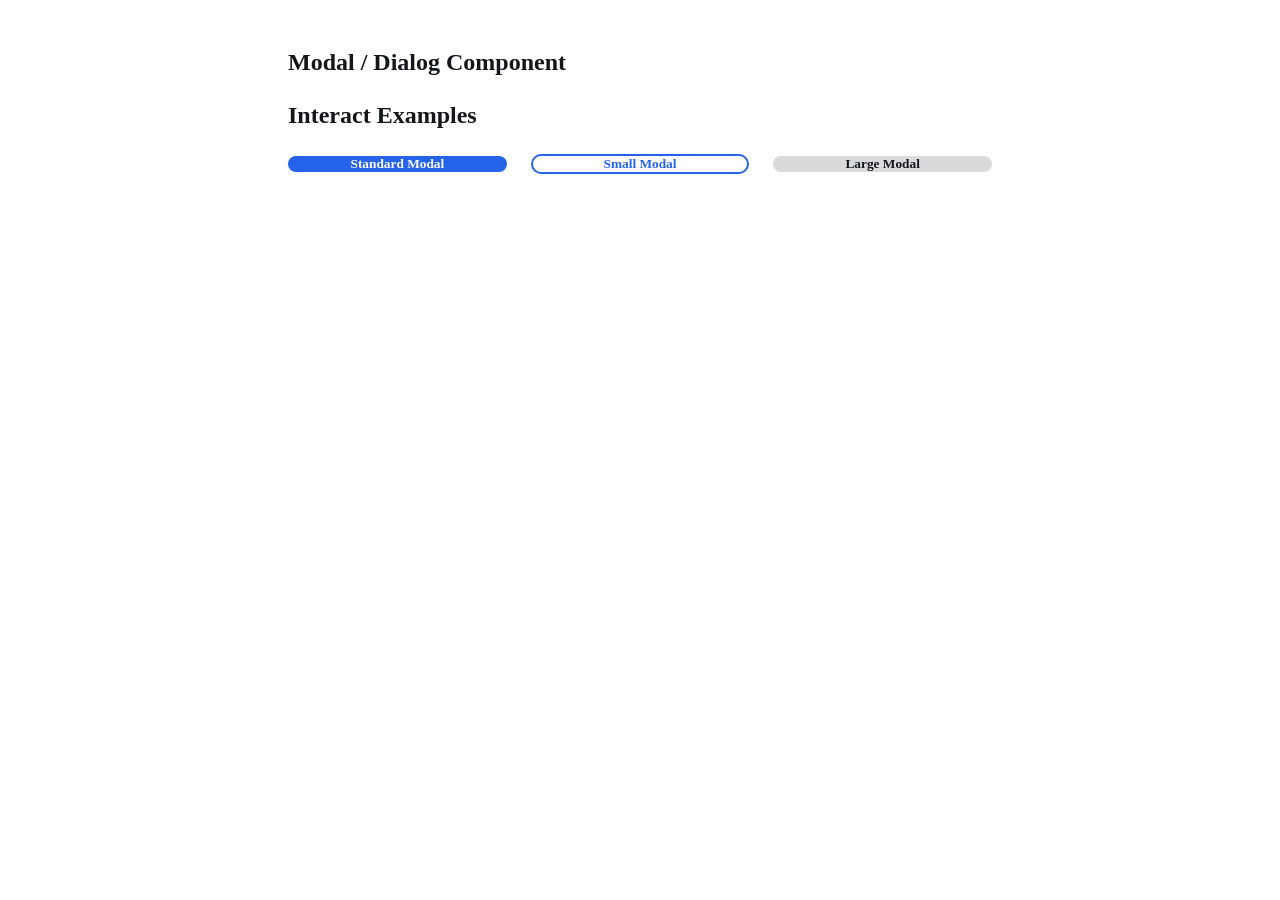
<file: components/modal/index.html>
<!DOCTYPE html>
<html lang="en">
<head>
    <meta charset="UTF-8">
    <meta name="viewport" content="width=device-width, initial-scale=1.0">
    <title>Modal / Dialog - Fintech UI Kit</title>
    <link rel="stylesheet" href="../../styles/global.css">
    <link rel="stylesheet" href="../button/button.css">
    <link rel="stylesheet" href="modal.css">
    <style>
        .demo-container {
            padding: 48px;
            max-width: 800px;
            margin: 0 auto;
        }
        .demo-section {
            margin-bottom: 48px;
        }
        .demo-title {
            font-size: 24px;
            margin-bottom: 24px;
            color: var(--color-black-base);
        }
        .dark .demo-title {
            color: var(--color-white-base);
        }
        .demo-grid {
            display: grid;
            grid-template-columns: repeat(auto-fill, minmax(200px, 1fr));
            gap: 24px;
            align-items: center;
        }
    </style>
</head>
<body>
    <div class="demo-container">
        <h1 class="demo-title">Modal / Dialog Component</h1>

        <div class="demo-section">
            <h2 class="demo-title">Interact Examples</h2>
            <div class="demo-grid">
                <button class="button" data-variant="primary" onclick="openModal('modal-standard')">Standard Modal</button>
                <button class="button" data-variant="outline" onclick="openModal('modal-small')">Small Modal</button>
                <button class="button" data-variant="secondary" onclick="openModal('modal-large')">Large Modal</button>
            </div>
        </div>
    </div>

    <!-- STANDARD MODAL -->
    <div class="modal" id="modal-standard" data-state="closed" data-size="medium">
        <div class="modal__overlay" onclick="closeModal('modal-standard')"></div>
        <div class="modal__container">
            <header class="modal__header">
                <h3 class="modal__title">Confirm Action</h3>
                <button class="modal__close" onclick="closeModal('modal-standard')">&times;</button>
            </header>
            <div class="modal__body">
                <p>Are you sure you want to proceed with this international transfer? This action cannot be undone once confirmed by the bank.</p>
                <p style="margin-top: 16px; color: var(--color-gray-base-regular);">Transfer amount: $2,500.00 USD</p>
            </div>
            <footer class="modal__footer">
                <button class="button" data-variant="secondary" onclick="closeModal('modal-standard')">Cancel</button>
                <button class="button" data-variant="primary" onclick="closeModal('modal-standard')">Confirm</button>
            </footer>
        </div>
    </div>

    <!-- SMALL MODAL -->
    <div class="modal" id="modal-small" data-state="closed" data-size="small">
        <div class="modal__overlay" onclick="closeModal('modal-small')"></div>
        <div class="modal__container">
            <header class="modal__header">
                <h3 class="modal__title">Payment Successful</h3>
                <button class="modal__close" onclick="closeModal('modal-small')">&times;</button>
            </header>
            <div class="modal__body" style="text-align: center;">
                <div style="font-size: 48px; color: var(--color-accent-base-accent-success); margin-bottom: 16px;">✓</div>
                <p>Your payment to <strong>Amazon Services</strong> has been processed successfully.</p>
            </div>
            <footer class="modal__footer" style="justify-content: center;">
                <button class="button" data-variant="primary" onclick="closeModal('modal-small')">Continue</button>
            </footer>
        </div>
    </div>

    <!-- LARGE MODAL -->
    <div class="modal" id="modal-large" data-state="closed" data-size="large">
        <div class="modal__overlay" onclick="closeModal('modal-large')"></div>
        <div class="modal__container">
            <header class="modal__header">
                <h3 class="modal__title">Terms & Conditions</h3>
                <button class="modal__close" onclick="closeModal('modal-large')">&times;</button>
            </header>
            <div class="modal__body">
                <h4>Section 1: General Usage</h4>
                <p>Lorem ipsum dolor sit amet, consectetur adipiscing elit. Sed do eiusmod tempor incididunt ut labore et dolore magna aliqua. Ut enim ad minim veniam, quis nostrud exercitation ullamco laboris nisi ut aliquip ex ea commodo consequat.</p>
                <p>Duis aute irure dolor in reprehenderit in voluptate velit esse cillum dolore eu fugiat nulla pariatur. Excepteur sint occaecat cupidatat non proident, sunt in culpa qui officia deserunt mollit anim id est laborum.</p>
                
                <h4>Section 2: Privacy Policy</h4>
                <p>At vero eos et accusamus et iusto odio dignissimos ducimus qui blanditiis praesentium voluptatum deleniti atque corrupti quos dolores et quas molestias excepturi sint occaecati cupiditate non provident.</p>
                <p>Similique sunt in culpa qui officia deserunt mollitia animi, id est laborum et dolorum fuga. Et harum quidem rerum facilis est et expedita distinctio. Nam libero tempore, cum soluta nobis est eligendi optio cumque nihil impedit quo minus id quod maxime placeat facere possimus.</p>
            </div>
            <footer class="modal__footer">
                <button class="button" data-variant="primary" onclick="closeModal('modal-large')">I Accept</button>
            </footer>
        </div>
    </div>

    <script src="../../scripts/theme-sync.js"></script>
    <script>
        function openModal(id) {
            document.getElementById(id).setAttribute('data-state', 'open');
        }

        function closeModal(id) {
            document.getElementById(id).setAttribute('data-state', 'closed');
        }
    </script>
</body>
</html>
</file>
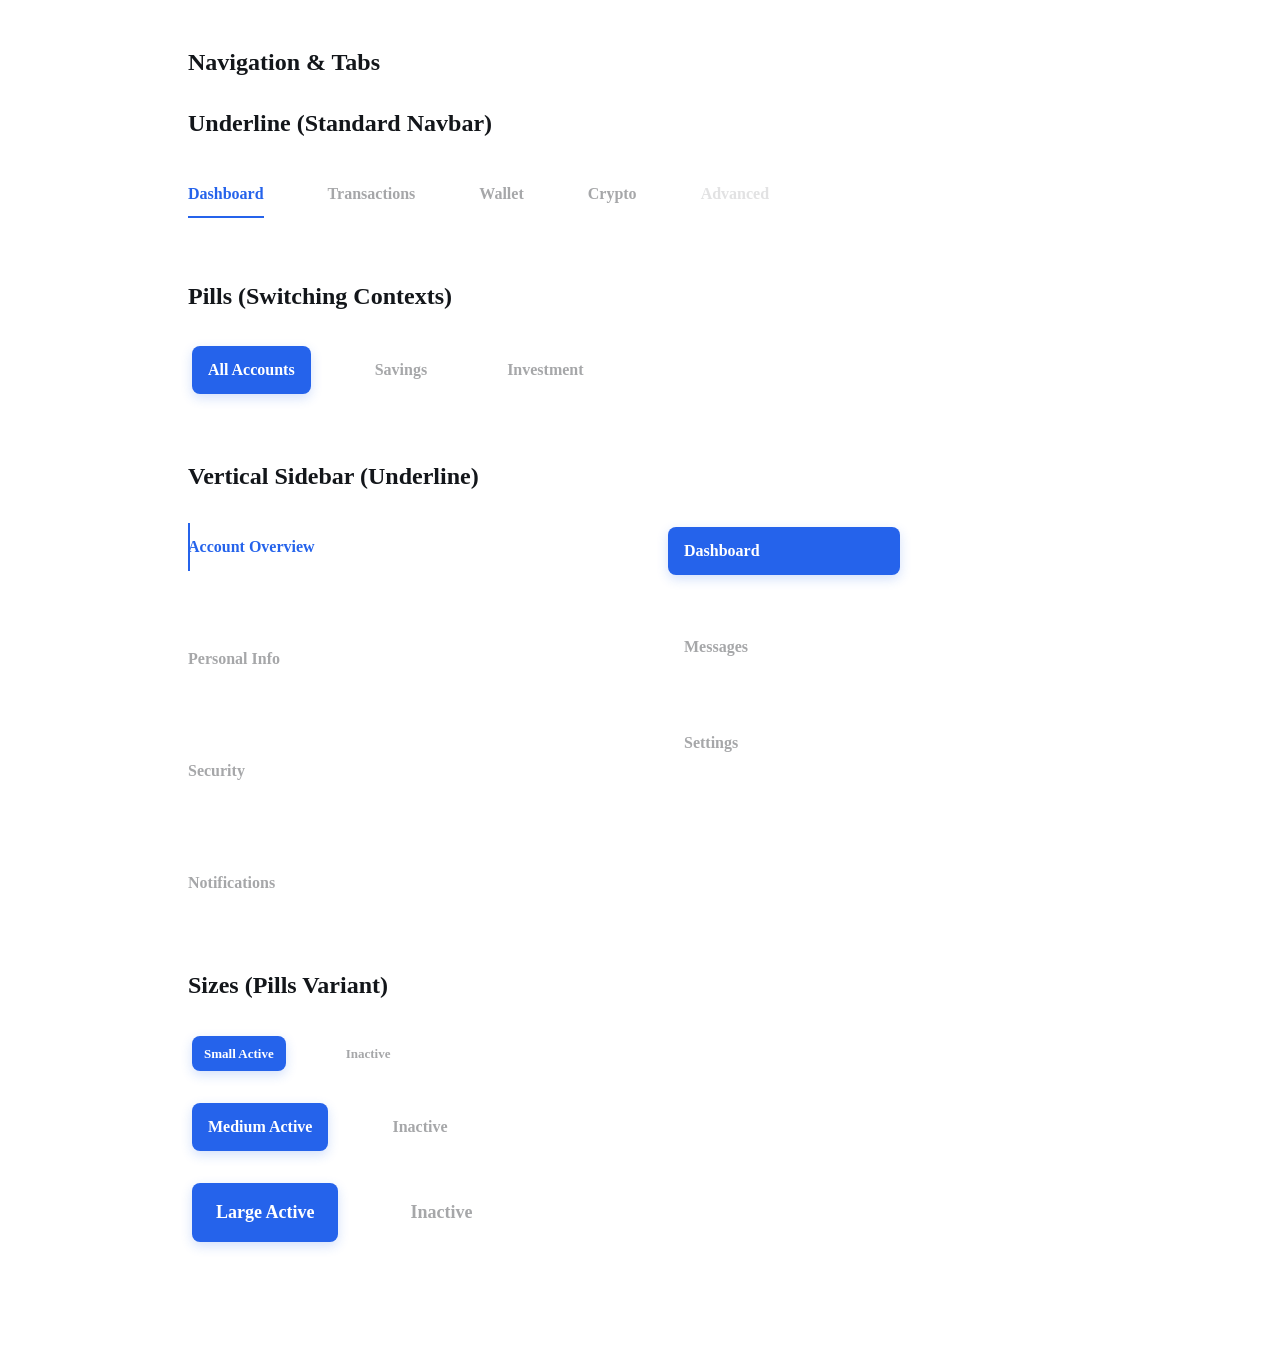
<file: components/navigation/index.html>
<!DOCTYPE html>
<html lang="en">
<head>
    <meta charset="UTF-8">
    <meta name="viewport" content="width=device-width, initial-scale=1.0">
    <title>Navigation & Tabs - Fintech UI Kit</title>
    <link rel="stylesheet" href="../../styles/global.css">
    <link rel="stylesheet" href="navigation.css">
    <style>
        .demo-container {
            padding: 48px;
            max-width: 1000px;
            margin: 0 auto;
        }
        .demo-section {
            margin-bottom: 64px;
        }
        .demo-title {
            font-size: 24px;
            margin-bottom: 32px;
            color: var(--color-black-inverse);
        }
        .demo-grid {
            display: grid;
            grid-template-columns: 1fr;
            gap: 48px;
        }
    </style>
</head>
<body>
    <div class="demo-container">
        <h1 class="demo-title">Navigation & Tabs</h1>

        <!-- Underline Variant -->
        <div class="demo-section">
            <h2 class="demo-title">Underline (Standard Navbar)</h2>
            <nav class="nav" data-variant="underline">
                <ul class="nav__list">
                    <li class="nav__item" data-state="active"><a href="#" class="nav__link">Dashboard</a></li>
                    <li class="nav__item"><a href="#" class="nav__link">Transactions</a></li>
                    <li class="nav__item"><a href="#" class="nav__link">Wallet</a></li>
                    <li class="nav__item"><a href="#" class="nav__link">Crypto</a></li>
                    <li class="nav__item" data-disabled="true"><a href="#" class="nav__link">Advanced</a></li>
                </ul>
            </nav>
        </div>

        <!-- Pills Variant -->
        <div class="demo-section">
            <h2 class="demo-title">Pills (Switching Contexts)</h2>
            <nav class="nav" data-variant="pills" data-size="medium">
                <ul class="nav__list">
                    <li class="nav__item" data-state="active"><a href="#" class="nav__link">All Accounts</a></li>
                    <li class="nav__item"><a href="#" class="nav__link">Savings</a></li>
                    <li class="nav__item"><a href="#" class="nav__link">Investment</a></li>
                </ul>
            </nav>
        </div>

        <!-- Vertical Sidebar -->
        <div class="demo-section">
            <h2 class="demo-title">Vertical Sidebar (Underline)</h2>
            <div style="display: flex; gap: 48px;">
                <nav class="nav" data-variant="underline" data-vertical="true">
                    <ul class="nav__list">
                        <li class="nav__item" data-state="active"><a href="#" class="nav__link">Account Overview</a></li>
                        <li class="nav__item"><a href="#" class="nav__link">Personal Info</a></li>
                        <li class="nav__item"><a href="#" class="nav__link">Security</a></li>
                        <li class="nav__item"><a href="#" class="nav__link">Notifications</a></li>
                    </ul>
                </nav>

                <!-- Vertical Pills -->
                <nav class="nav" data-variant="pills" data-vertical="true">
                    <ul class="nav__list">
                        <li class="nav__item" data-state="active"><a href="#" class="nav__link">Dashboard</a></li>
                        <li class="nav__item"><a href="#" class="nav__link">Messages</a></li>
                        <li class="nav__item"><a href="#" class="nav__link">Settings</a></li>
                    </ul>
                </nav>
            </div>
        </div>

        <!-- Sizes -->
        <div class="demo-section">
            <h2 class="demo-title">Sizes (Pills Variant)</h2>
            <div class="demo-grid" style="gap: 24px;">
                <nav class="nav" data-variant="pills" data-size="small">
                    <ul class="nav__list">
                        <li class="nav__item" data-state="active"><a href="#" class="nav__link">Small Active</a></li>
                        <li class="nav__item"><a href="#" class="nav__link">Inactive</a></li>
                    </ul>
                </nav>

                <nav class="nav" data-variant="pills" data-size="medium">
                    <ul class="nav__list">
                        <li class="nav__item" data-state="active"><a href="#" class="nav__link">Medium Active</a></li>
                        <li class="nav__item"><a href="#" class="nav__link">Inactive</a></li>
                    </ul>
                </nav>

                <nav class="nav" data-variant="pills" data-size="large">
                    <ul class="nav__list">
                        <li class="nav__item" data-state="active"><a href="#" class="nav__link">Large Active</a></li>
                        <li class="nav__item"><a href="#" class="nav__link">Inactive</a></li>
                    </ul>
                </nav>
            </div>
        </div>
    </div>

    <script src="../../scripts/theme-sync.js"></script>
    <script>
        // Simple tab switching logic for demo
        document.querySelectorAll('.nav__link').forEach(link => {
            link.addEventListener('click', (e) => {
                e.preventDefault();
                const parentNav = link.closest('.nav');
                if (parentNav) {
                    parentNav.querySelectorAll('.nav__item').forEach(item => {
                        item.setAttribute('data-state', '');
                    });
                    link.closest('.nav__item').setAttribute('data-state', 'active');
                }
            });
        });
    </script>
</body>
</html>
</file>
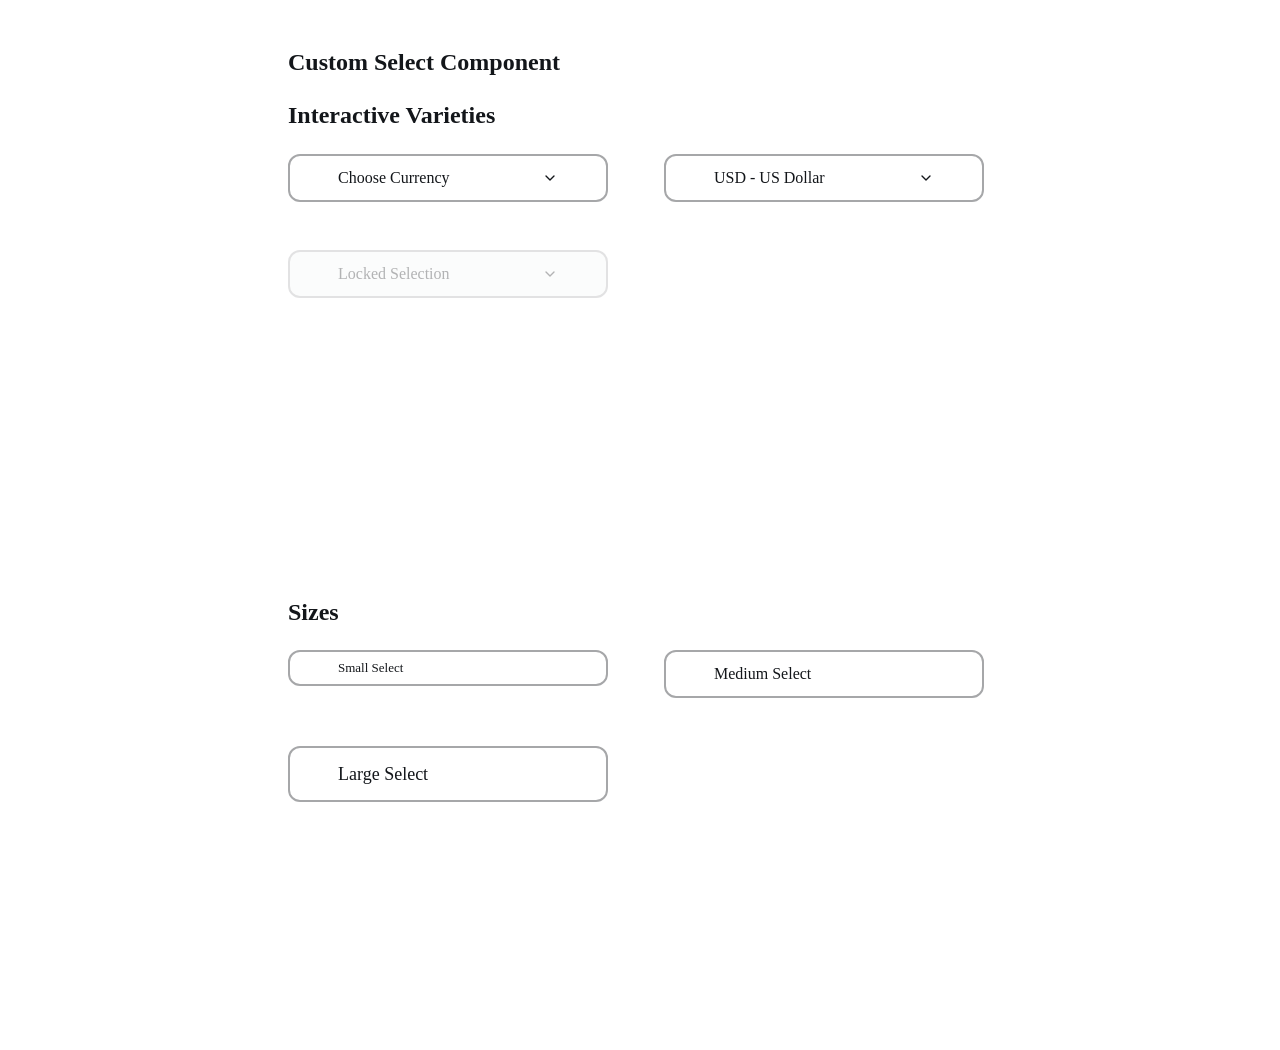
<file: components/select/index.html>
<!DOCTYPE html>
<html lang="en">
<head>
    <meta charset="UTF-8">
    <meta name="viewport" content="width=device-width, initial-scale=1.0">
    <title>Custom Select - Fintech UI Kit</title>
    <link rel="stylesheet" href="../../styles/global.css">
    <link rel="stylesheet" href="select.css">
    <style>
        .demo-container {
            padding: 48px;
            max-width: 800px;
            margin: 0 auto;
        }
        .demo-section {
            margin-bottom: 300px; /* Space for dropdowns */
        }
        .demo-title {
            font-size: 24px;
            margin-bottom: 24px;
            color: var(--color-black-base);
        }
        .dark .demo-title {
            color: var(--color-white-base);
        }
        .demo-grid {
            display: grid;
            grid-template-columns: repeat(auto-fill, minmax(280px, 1fr));
            gap: 48px;
        }
    </style>
</head>
<body>
    <div class="demo-container">
        <h1 class="demo-title">Custom Select Component</h1>

        <!-- Variants -->
        <div class="demo-section">
            <h2 class="demo-title">Interactive Varieties</h2>
            <div class="demo-grid">
                
                <!-- Default State -->
                <div class="select" id="select-demo-1" data-state="closed">
                    <button class="select__button">
                        <span class="select__value">Choose Currency</span>
                        <svg class="select__chevron" viewBox="0 0 24 24" fill="none" stroke="currentColor" stroke-width="2" stroke-linecap="round" stroke-linejoin="round"><path d="m6 9 6 6 6-6"/></svg>
                    </button>
                    <ul class="select__options">
                        <li class="select__option" data-value="USD">USD - US Dollar</li>
                        <li class="select__option" data-value="EUR">EUR - Euro</li>
                        <li class="select__option" data-value="GBP">GBP - British Pound</li>
                        <li class="select__option" data-value="JPY">JPY - Japanese Yen</li>
                    </ul>
                </div>

                <!-- Pre-selected -->
                <div class="select" id="select-demo-2" data-state="closed">
                    <button class="select__button">
                        <span class="select__value">USD - US Dollar</span>
                        <svg class="select__chevron" viewBox="0 0 24 24" fill="none" stroke="currentColor" stroke-width="2" stroke-linecap="round" stroke-linejoin="round"><path d="m6 9 6 6 6-6"/></svg>
                    </button>
                    <ul class="select__options">
                        <li class="select__option" data-value="USD" data-selected="true">USD - US Dollar</li>
                        <li class="select__option" data-value="EUR">EUR - Euro</li>
                        <li class="select__option" data-value="GBP">GBP - British Pound</li>
                    </ul>
                </div>

                <!-- Disabled -->
                <div class="select" data-disabled="true">
                    <button class="select__button">
                        <span class="select__value">Locked Selection</span>
                        <svg class="select__chevron" viewBox="0 0 24 24" fill="none" stroke="currentColor" stroke-width="2" stroke-linecap="round" stroke-linejoin="round"><path d="m6 9 6 6 6-6"/></svg>
                    </button>
                </div>

            </div>
        </div>

        <!-- Sizes -->
        <div class="demo-section" style="margin-bottom: 200px;">
            <h2 class="demo-title">Sizes</h2>
            <div class="demo-grid" style="align-items: flex-start;">
                <div class="select" data-size="small">
                    <button class="select__button"><span class="select__value">Small Select</span></button>
                </div>
                <div class="select" data-size="medium">
                    <button class="select__button"><span class="select__value">Medium Select</span></button>
                </div>
                <div class="select" data-size="large">
                    <button class="select__button"><span class="select__value">Large Select</span></button>
                </div>
            </div>
        </div>
    </div>

    <script src="../../scripts/theme-sync.js"></script>
    <script>
        // Simple interactive logic for the demo
        document.querySelectorAll('.select').forEach(select => {
            const btn = select.querySelector('.select__button');
            const options = select.querySelectorAll('.select__option');
            const valueSpan = select.querySelector('.select__value');

            if (!btn) return;

            btn.addEventListener('click', (e) => {
                e.stopPropagation();
                const currentStatus = select.getAttribute('data-state');
                const isOpen = currentStatus === 'open';
                
                // Close others
                document.querySelectorAll('.select').forEach(s => s.setAttribute('data-state', 'closed'));
                
                // Toggle this one
                select.setAttribute('data-state', isOpen ? 'closed' : 'open');
            });

            options.forEach(opt => {
                opt.addEventListener('click', (e) => {
                    e.stopPropagation();
                    if (valueSpan) valueSpan.textContent = opt.textContent;
                    options.forEach(o => o.removeAttribute('data-selected'));
                    opt.setAttribute('data-selected', 'true');
                    select.setAttribute('data-state', 'closed');
                });
            });
        });

        // Close dropdowns on outside click
        document.addEventListener('click', () => {
            document.querySelectorAll('.select').forEach(s => s.setAttribute('data-state', 'closed'));
        });
    </script>
</body>
</html>
</file>
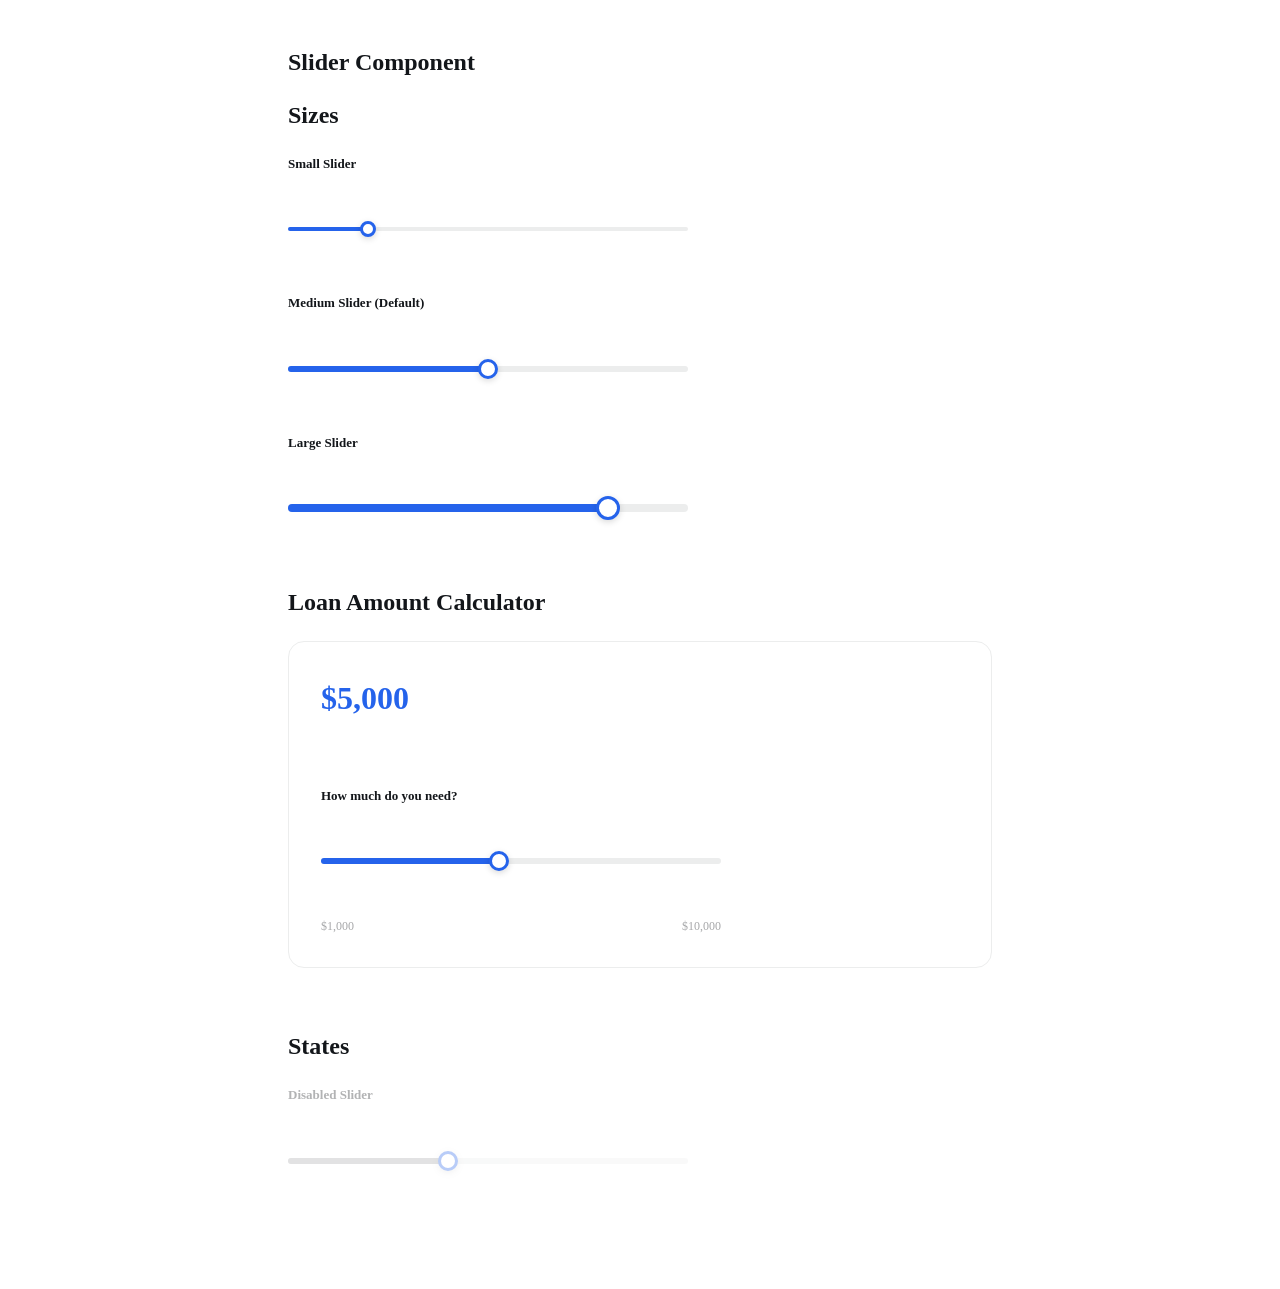
<file: components/slider/index.html>
<!DOCTYPE html>
<html lang="en">

<head>
    <meta charset="UTF-8">
    <meta name="viewport" content="width=device-width, initial-scale=1.0">
    <title>Slider - Fintech UI Kit</title>
    <link rel="stylesheet" href="../../styles/global.css">
    <link rel="stylesheet" href="slider.css">
    <style>
        .demo-container {
            padding: 48px;
            max-width: 800px;
            margin: 0 auto;
        }

        .demo-section {
            margin-bottom: 64px;
        }

        .demo-title {
            font-size: 24px;
            margin-bottom: 24px;
            color: var(--color-black-base);
        }

        .dark .demo-title {
            color: var(--color-white-base);
        }

        .demo-grid {
            display: grid;
            grid-template-columns: 1fr;
            gap: 48px;
        }

        .value-display {
            font-size: 32px;
            font-weight: var(--font-general-weight-700);
            color: var(--color-accent-base-accent-primary);
            margin-bottom: 16px;
        }
    </style>
</head>

<body>
    <div class="demo-container">
        <h1 class="demo-title">Slider Component</h1>

        <!-- Sizes -->
        <div class="demo-section">
            <h2 class="demo-title">Sizes</h2>
            <div class="demo-grid">

                <div class="slider" data-size="small">
                    <label class="slider__label">Small Slider</label>
                    <div class="slider__track-container">
                        <input type="range" class="slider__input" min="0" max="100" value="20">
                        <div class="slider__track"></div>
                        <div class="slider__fill" style="width: 20%;"></div>
                        <div class="slider__thumb" style="left: 20%;"></div>
                    </div>
                </div>

                <div class="slider" data-size="medium">
                    <label class="slider__label">Medium Slider (Default)</label>
                    <div class="slider__track-container">
                        <input type="range" class="slider__input" min="0" max="100" value="50">
                        <div class="slider__track"></div>
                        <div class="slider__fill" style="width: 50%;"></div>
                        <div class="slider__thumb" style="left: 50%;"></div>
                    </div>
                </div>

                <div class="slider" data-size="large">
                    <label class="slider__label">Large Slider</label>
                    <div class="slider__track-container">
                        <input type="range" class="slider__input" min="0" max="100" value="80">
                        <div class="slider__track"></div>
                        <div class="slider__fill" style="width: 80%;"></div>
                        <div class="slider__thumb" style="left: 80%;"></div>
                    </div>
                </div>

            </div>
        </div>

        <!-- Interactive Example -->
        <div class="demo-section">
            <h2 class="demo-title">Loan Amount Calculator</h2>
            <div class="demo-grid"
                style="background: var(--color-surface-low-2); padding: 32px; border-radius: var(--radius-l); border: 1px solid var(--color-gray-base-extra);">
                <div class="value-display" id="loan-value">$5,000</div>
                <div class="slider" id="loan-slider">
                    <label class="slider__label">How much do you need?</label>
                    <div class="slider__track-container">
                        <input type="range" class="slider__input" min="1000" max="10000" step="500" value="5000">
                        <div class="slider__track"></div>
                        <div class="slider__fill"></div>
                        <div class="slider__thumb"></div>
                    </div>
                    <div class="slider__values">
                        <span>$1,000</span>
                        <span>$10,000</span>
                    </div>
                </div>
            </div>
        </div>

        <!-- States -->
        <div class="demo-section">
            <h2 class="demo-title">States</h2>
            <div class="demo-grid">
                <div class="slider" data-disabled="true">
                    <label class="slider__label">Disabled Slider</label>
                    <div class="slider__track-container">
                        <input type="range" class="slider__input" disabled value="40">
                        <div class="slider__track"></div>
                        <div class="slider__fill" style="width: 40%;"></div>
                        <div class="slider__thumb" style="left: 40%;"></div>
                    </div>
                </div>
            </div>
        </div>
    </div>

    <script src="../../scripts/theme-sync.js"></script>
    <script>
        // Slider logic
        function updateSlider(sliderEl) {
            const input = sliderEl.querySelector('.slider__input');
            const fill = sliderEl.querySelector('.slider__fill');
            const thumb = sliderEl.querySelector('.slider__thumb');
            const min = input.getAttribute('min') || 0;
            const max = input.getAttribute('max') || 100;
            const value = input.value;
            const percent = ((value - min) / (max - min)) * 100;

            if (fill) fill.style.width = percent + '%';
            if (thumb) thumb.style.left = percent + '%';

            return value;
        }

        // Initialize all sliders
        document.querySelectorAll('.slider').forEach(slider => {
            const input = slider.querySelector('.slider__input');
            if (input) {
                updateSlider(slider);
                input.addEventListener('input', () => {
                    const val = updateSlider(slider);
                    if (slider.id === 'loan-slider') {
                        document.getElementById('loan-value').textContent = '$' + Number(val).toLocaleString();
                    }
                });
            }
        });
    </script>
</body>

</html>
</file>
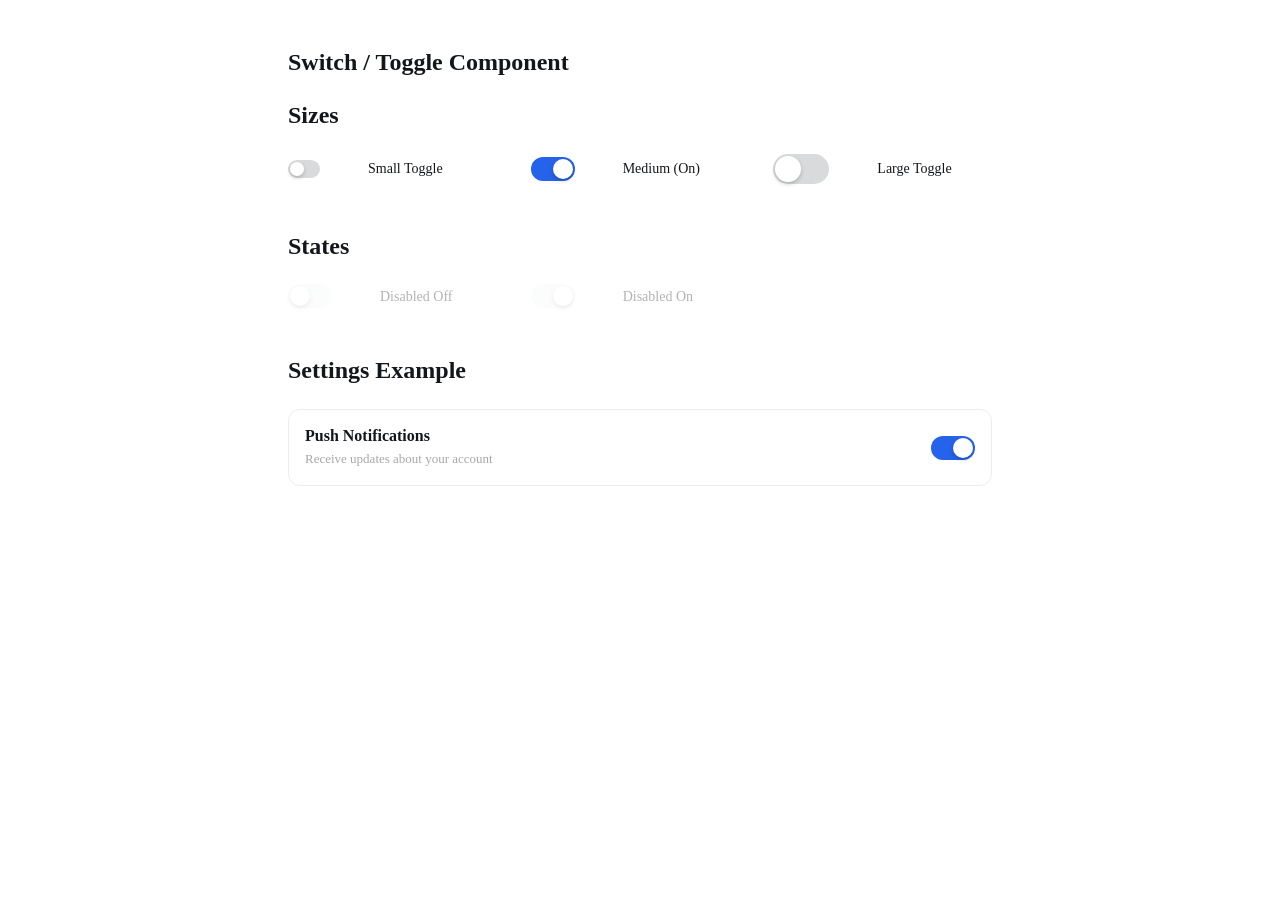
<file: components/switch/index.html>
<!DOCTYPE html>
<html lang="en">

<head>
    <meta charset="UTF-8">
    <meta name="viewport" content="width=device-width, initial-scale=1.0">
    <title>Switch / Toggle - Fintech UI Kit</title>
    <link rel="stylesheet" href="../../styles/global.css">
    <link rel="stylesheet" href="switch.css">
    <style>
        .demo-container {
            padding: 48px;
            max-width: 800px;
            margin: 0 auto;
        }

        .demo-section {
            margin-bottom: 48px;
        }

        .demo-title {
            font-size: 24px;
            margin-bottom: 24px;
            color: var(--color-black-base);
        }

        .dark .demo-title {
            color: var(--color-white-base);
        }

        .demo-grid {
            display: grid;
            grid-template-columns: repeat(auto-fill, minmax(200px, 1fr));
            gap: 24px;
            align-items: center;
        }

        .theme-toggle {
            position: fixed;
            top: 24px;
            right: 24px;
            display: flex;
            align-items: center;
            gap: 8px;
            background: var(--color-surface-low-2);
            padding: 8px 16px;
            border-radius: var(--radius-full);
            box-shadow: 0 4px 12px rgba(0, 0, 0, 0.1);
            z-index: 100;
        }
    </style>
</head>

<body>

    <div class="demo-container">
        <h1 class="demo-title">Switch / Toggle Component</h1>

        <!-- Sizes -->
        <div class="demo-section">
            <h2 class="demo-title">Sizes</h2>
            <div class="demo-grid">
                <label class="switch" data-size="small">
                    <input type="checkbox" class="switch__input">
                    <span class="switch__track">
                        <span class="switch__knob"></span>
                    </span>
                    <span class="switch__label">Small Toggle</span>
                </label>

                <label class="switch" data-size="medium">
                    <input type="checkbox" class="switch__input" checked>
                    <span class="switch__track">
                        <span class="switch__knob"></span>
                    </span>
                    <span class="switch__label">Medium (On)</span>
                </label>

                <label class="switch" data-size="large">
                    <input type="checkbox" class="switch__input">
                    <span class="switch__track">
                        <span class="switch__knob"></span>
                    </span>
                    <span class="switch__label">Large Toggle</span>
                </label>
            </div>
        </div>

        <!-- Variants / States -->
        <div class="demo-section">
            <h2 class="demo-title">States</h2>
            <div class="demo-grid">
                <label class="switch" data-disabled="true">
                    <input type="checkbox" class="switch__input">
                    <span class="switch__track">
                        <span class="switch__knob"></span>
                    </span>
                    <span class="switch__label">Disabled Off</span>
                </label>

                <label class="switch" data-disabled="true">
                    <input type="checkbox" class="switch__input" checked>
                    <span class="switch__track">
                        <span class="switch__knob"></span>
                    </span>
                    <span class="switch__label">Disabled On</span>
                </label>
            </div>
        </div>

        <!-- Live Example -->
        <div class="demo-section">
            <h2 class="demo-title">Settings Example</h2>
            <div class="demo-grid" style="grid-template-columns: 1fr;">
                <div
                    style="display: flex; justify-content: space-between; align-items: center; padding: 16px; background: var(--color-surface-low-2); border-radius: var(--radius-m); border: 1px solid var(--color-gray-base-extra);">
                    <div>
                        <h4 style="margin: 0; color: var(--color-black-base);">Push Notifications</h4>
                        <p style="margin: 4px 0 0; font-size: 13px; color: var(--color-gray-base-regular);">Receive
                            updates about your account</p>
                    </div>
                    <label class="switch" data-size="medium">
                        <input type="checkbox" class="switch__input" checked>
                        <span class="switch__track">
                            <span class="switch__knob"></span>
                        </span>
                    </label>
                </div>
            </div>
        </div>
    </div>

    <script src="../../scripts/theme-sync.js"></script>
</body>

</html>
</file>
<file: tokens/tokens.css>
/* =============================================
   Fintech UI Kit – Complete Design Tokens
   Generated from fintech-options.json + fintech-colors.json
   ============================================= */

:root {
    /* ============== OPTIONS ============== */
    --font-general-font-name: Fintech Fusion;
    --font-general-weight-400: 400;
    --font-general-weight-500: 500;
    --font-general-weight-600: 600;
    --font-general-weight-700: 700;
    --font-accent-font-name: Onest;
    --font-accent-weight-500: 500;
    --font-accent-weight-600: 600;
    --font-accent-weight-700: 700;
    --font-handwritten-font-name: Caveat;
    --font-handwritten-weight-400: 400;
    --font-handwritten-weight-500: 500;
    --font-handwritten-weight-600: 600;
    --font-handwritten-weight-700: 700;
    --font-size-caption-s: 12px;
    --font-size-caption-m: 13px;
    --font-size-body-s: 14px;
    --font-size-body-m: 16px;
    --font-size-body-l: 18px;
    --font-size-title-s: 24px;
    --font-size-title-m: 32px;
    --font-size-title-l: 40px;
    --font-size-display-s: 48px;
    --font-size-display-m: 64px;
    --font-size-display-l: 80px;
    --font-line-height-caption-s: 16px;
    --font-line-height-caption-m: 18px;
    --font-line-height-body-s: 20px;
    --font-line-height-body-m: 22px;
    --font-line-height-body-l: 24px;
    --font-line-height-title-s: 32px;
    --font-line-height-title-m: 40px;
    --font-line-height-title-l: 48px;
    --font-line-height-display-s: 56px;
    --font-line-height-display-m: 72px;
    --font-line-height-display-l: 88px;
    --font-letter-spacing-2xs: 0px;
    --font-letter-spacing-xs: -0.5px;
    --font-letter-spacing-s: -1px;
    --font-letter-spacing-m: -1.25px;
    --font-letter-spacing-l: -2px;
    --font-letter-spacing-xl: -2.5px;
    --spacing-11xs: 2px;
    --spacing-10xs: 4px;
    --spacing-9xs: 6px;
    --spacing-8xs: 8px;
    --spacing-7xs: 12px;
    --spacing-6xs: 16px;
    --spacing-5xs: 20px;
    --spacing-4xs: 24px;
    --spacing-3xs: 32px;
    --spacing-2xs: 40px;
    --spacing-xs: 48px;
    --spacing-s: 56px;
    --spacing-m: 64px;
    --spacing-l: 72px;
    --spacing-xl: 80px;
    --spacing-2xl: 96px;
    --spacing-3xl: 128px;
    --spacing-4xl: 160px;
    --spacing-5xl: 192px;
    --spacing-6xl: 224px;
    --spacing-7xl: 256px;
    --spacing-8xl: 320px;
    --spacing-9xl: 384px;
    --spacing-10xl: 448px;
    --spacing-11xl: 512px;
    --border-3xs: 1px;
    --border-2xs: 2px;
    --border-xs: 4px;
    --border-s: 6px;
    --border-m: 8px;
    --border-l: 12px;
    --border-xl: 16px;
    --border-2xl: 20px;
    --border-3xl: 24px;
    --border-4xl: 32px;
    --border-5xl: 40px;
    --radius-4xs: 1px;
    --radius-3xs: 2px;
    --radius-2xs: 4px;
    --radius-xs: 6px;
    --radius-s: 8px;
    --radius-m: 12px;
    --radius-l: 16px;
    --radius-xl: 20px;
    --radius-2xl: 24px;
    --radius-3xl: 32px;
    --radius-4xl: 48px;
    --radius-5xl: 80px;
    --radius-full: 9999px;
    --opacity-states-hovered: 0.8;
    --opacity-states-focused: 0.6;
    --opacity-states-in-active: 0.4;
    --opacity-states-disabled: 0.32;
    --dimensions-breakpoints-desktop: 1200px;
    --dimensions-breakpoints-tablet-max: 1199.97998046875px;
    --dimensions-breakpoints-tablet-min: 768px;
    --dimensions-breakpoints-mobile-l-max: 767.97998046875px;
    --dimensions-breakpoints-mobile-l-min: 576px;
    --dimensions-breakpoints-mobile-s-max: 575.97998046875px;
    --dimensions-breakpoints-mobile-s-min: 360px;
    --effects-blur-low: 12px;
    --effects-blur-normal: 24px;
    --effects-blur-medium: 48px;
    --effects-blur-high: 96px;

    /* ============== LIGHT MODE COLORS ============== */
    --color-black-inverse: #13161a;
    --color-black-inverse-a80: rgba(19, 22, 26, 0.72);
    --color-black-inverse-a60: rgba(19, 22, 26, 0.56);
    --color-black-inverse-a40: rgba(19, 22, 26, 0.32);
    --color-black-inverse-a20: rgba(19, 22, 26, 0.12);
    --color-black-inverse-a12: rgba(19, 22, 26, 0.1);
    --color-black-inverse-a8: rgba(19, 22, 26, 0.06);
    --color-black-inverse-a6: rgba(19, 22, 26, 0.04);
    --color-black-inverse-a0: rgba(19, 22, 26, 0);
    --color-white-inverse: #ffffff;
    --color-white-inverse-a80: rgba(255, 255, 255, 0.8);
    --color-white-inverse-a60: rgba(255, 255, 255, 0.6);
    --color-white-inverse-a40: rgba(255, 255, 255, 0.4);
    --color-white-inverse-a20: rgba(255, 255, 255, 0.2);
    --color-white-inverse-a12: rgba(255, 255, 255, 0.12);
    --color-white-inverse-a8: rgba(255, 255, 255, 0.08);
    --color-white-inverse-a6: rgba(255, 255, 255, 0.06);
    --color-white-inverse-a0: rgba(255, 255, 255, 0);
    --color-background-bg-base: #ffffff;
    --color-background-bg-base-a0: rgba(255, 255, 255, 0);
    --color-background-bg-ultra-thin: #f5f6f6;
    --color-background-bg-ultra-thin-a0: rgba(245, 246, 246, 0);
    --color-background-bg-thin: #eceded;
    --color-background-bg-thin-a0: rgba(236, 237, 237, 0);
    --color-background-bg-regular: #e2e3e5;
    --color-background-bg-regular-a0: rgba(226, 227, 229, 0);
    --color-background-bg-medium: #d9dadc;
    --color-background-bg-medium-a0: rgba(217, 218, 220, 0);
    --color-surface-low-1: #f5f6f6;
    --color-surface-low-2: #ffffff;
    --color-surface-low-a2: rgba(255, 255, 255, 0.6);
    --color-surface-low-3: #ffffff;
    --color-surface-low-a3: rgba(255, 255, 255, 0.6);
    --color-surface-low-4: #ffffff;
    --color-surface-low-a4: rgba(255, 255, 255, 0.6);
    --color-surface-low-5: #ffffff;
    --color-surface-medium: #ffffff;
    --color-surface-medium-2: #f5f6f6;
    --color-surface-medium-a2: rgba(255, 255, 255, 0.6);
    --color-surface-medium-3: #f5f6f6;
    --color-surface-medium-a3: rgba(255, 255, 255, 0.4);
    --color-surface-medium-4: #f5f6f6;
    --color-surface-medium-a4: rgba(255, 255, 255, 0.2);
    --color-surface-medium-5: #f5f6f6;
    --color-surface-custom-surface-white-low: #ffffff;
    --color-surface-custom-surface-white-medium: #ffffff;
    --color-surface-custom-surface-white-high: #ffffff;
    --color-overlay-bold: rgba(19, 22, 26, 0.56);
    --color-overlay-medium: rgba(19, 22, 26, 0.32);
    --color-overlay-light: rgba(19, 22, 26, 0.1);
    --color-overlay-swap: rgba(255, 255, 255, 0.8);
    --color-black-base: #13161a;
    --color-black-base-a80: rgba(19, 22, 26, 0.72);
    --color-black-base-a60: rgba(19, 22, 26, 0.56);
    --color-black-base-a40: rgba(19, 22, 26, 0.32);
    --color-black-base-a20: rgba(19, 22, 26, 0.12);
    --color-black-base-a12: rgba(19, 22, 26, 0.1);
    --color-black-base-a8: rgba(19, 22, 26, 0.06);
    --color-black-base-a6: rgba(19, 22, 26, 0.04);
    --color-black-base-a0: rgba(19, 22, 26, 0);
    --color-white-base: #ffffff;
    --color-white-base-a80: rgba(255, 255, 255, 0.8);
    --color-white-base-a60: rgba(255, 255, 255, 0.6);
    --color-white-base-a40: rgba(255, 255, 255, 0.4);
    --color-white-base-a20: rgba(255, 255, 255, 0.2);
    --color-white-base-a12: rgba(255, 255, 255, 0.12);
    --color-white-base-a8: rgba(255, 255, 255, 0.08);
    --color-white-base-a6: rgba(255, 255, 255, 0.06);
    --color-white-base-a0: rgba(255, 255, 255, 0);
    --color-accent-base-accent-primary: #2563eb;
    --color-accent-base-accent-primary-a60: rgba(37, 99, 235, 0.6);
    --color-accent-base-accent-primary-a40: rgba(37, 99, 235, 0.4);
    --color-accent-base-accent-primary-a20: rgba(37, 99, 235, 0.2);
    --color-accent-base-accent-primary-a8: rgba(37, 99, 235, 0.08);
    --color-accent-base-accent-primary-a0: rgba(37, 99, 235, 0);
    --color-accent-base-accent-danger: #dc2626;
    --color-accent-base-accent-danger-a60: rgba(220, 38, 38, 0.6);
    --color-accent-base-accent-danger-a40: rgba(220, 38, 38, 0.4);
    --color-accent-base-accent-danger-a20: rgba(220, 38, 38, 0.2);
    --color-accent-base-accent-danger-a8: rgba(220, 38, 38, 0.08);
    --color-accent-base-accent-danger-a0: rgba(220, 38, 38, 0);
    --color-accent-base-accent-success: #15803d;
    --color-accent-base-accent-success-a60: rgba(21, 128, 61, 0.6);
    --color-accent-base-accent-success-a40: rgba(21, 128, 61, 0.4);
    --color-accent-base-accent-success-a20: rgba(21, 128, 61, 0.2);
    --color-accent-base-accent-success-a8: rgba(21, 128, 61, 0.08);
    --color-accent-base-accent-success-a0: rgba(21, 128, 61, 0);
    --color-accent-base-accent-warning: #f59e0b;
    --color-accent-base-accent-warning-a60: rgba(245, 158, 11, 0.6);
    --color-accent-base-accent-warning-a40: rgba(245, 158, 11, 0.4);
    --color-accent-base-accent-warning-a20: rgba(245, 158, 11, 0.2);
    --color-accent-base-accent-warning-a8: rgba(245, 158, 11, 0.08);
    --color-accent-base-accent-warning-a0: rgba(245, 158, 11, 0);
    --color-gray-base-ultra: #f5f6f6;
    --color-gray-base-ultra-a85: rgba(245, 246, 246, 0.6);
    --color-gray-base-ultra-a0: rgba(245, 246, 246, 0);
    --color-gray-base-extra: #eceded;
    --color-gray-base-extra-a85: rgba(236, 237, 237, 0.6);
    --color-gray-base-extra-a0: rgba(236, 237, 237, 0);
    --color-gray-base-dark: #e2e3e5;
    --color-gray-base-dark-a85: rgba(226, 227, 229, 0.6);
    --color-gray-base-dark-a0: rgba(226, 227, 229, 0);
    --color-gray-base-medium: #d9dadc;
    --color-gray-base-medium-a80: rgba(217, 218, 220, 0.6);
    --color-gray-base-medium-a0: rgba(217, 218, 220, 0);
    --color-gray-base-normal: #cfd1d3;
    --color-gray-base-regular: #a6a7a9;
    --color-rgb-base-yellow: #f5c400;
    --color-rgb-base-yellow-a60: rgba(245, 196, 0, 0.6);
    --color-rgb-base-yellow-a40: rgba(245, 196, 0, 0.4);
    --color-rgb-base-yellow-a20: rgba(245, 196, 0, 0.2);
    --color-rgb-base-yellow-a8: rgba(245, 196, 0, 0.08);
    --color-rgb-base-yellow-a0: rgba(245, 196, 0, 0);
    --color-rgb-base-orange: #ff6a00;
    --color-rgb-base-orange-a60: rgba(255, 106, 0, 0.6);
    --color-rgb-base-orange-a40: rgba(255, 106, 0, 0.4);
    --color-rgb-base-orange-a20: rgba(255, 106, 0, 0.2);
    --color-rgb-base-orange-a8: rgba(255, 106, 0, 0.08);
    --color-rgb-base-orange-a0: rgba(255, 106, 0, 0);
    --color-rgb-base-brown: #a85b3e;
    --color-rgb-base-brown-a60: rgba(168, 91, 62, 0.6);
    --color-rgb-base-brown-a40: rgba(168, 91, 62, 0.4);
    --color-rgb-base-brown-a20: rgba(168, 91, 62, 0.2);
    --color-rgb-base-brown-a8: rgba(168, 91, 62, 0.08);
    --color-rgb-base-brown-a0: rgba(168, 91, 62, 0);
    --color-rgb-base-pink: #fa4083;
    --color-rgb-base-pink-a60: rgba(250, 64, 131, 0.6);
    --color-rgb-base-pink-a40: rgba(250, 64, 131, 0.4);
    --color-rgb-base-pink-a20: rgba(250, 64, 131, 0.2);
    --color-rgb-base-pink-a8: rgba(250, 64, 131, 0.08);
    --color-rgb-base-pink-a0: rgba(250, 64, 131, 0);
    --color-rgb-base-purple: #732df5;
    --color-rgb-base-purple-a60: rgba(115, 45, 245, 0.6);
    --color-rgb-base-purple-a40: rgba(115, 45, 245, 0.4);
    --color-rgb-base-purple-a20: rgba(115, 45, 245, 0.2);
    --color-rgb-base-purple-a8: rgba(115, 45, 245, 0.08);
    --color-rgb-base-purple-a0: rgba(115, 45, 245, 0);
    --color-rgb-base-blue: #0077ff;
    --color-rgb-base-blue-a60: rgba(0, 119, 255, 0.6);
    --color-rgb-base-blue-a40: rgba(0, 119, 255, 0.4);
    --color-rgb-base-blue-a20: rgba(0, 119, 255, 0.2);
    --color-rgb-base-blue-a8: rgba(0, 119, 255, 0.08);
    --color-rgb-base-blue-a0: rgba(0, 119, 255, 0);
    --color-rgb-base-sky: #2cb1f2;
    --color-rgb-base-sky-a60: rgba(44, 177, 242, 0.6);
    --color-rgb-base-sky-a40: rgba(44, 177, 242, 0.4);
    --color-rgb-base-sky-a20: rgba(44, 177, 242, 0.2);
    --color-rgb-base-sky-a8: rgba(44, 177, 242, 0.08);
    --color-rgb-base-sky-a0: rgba(44, 177, 242, 0);
    --color-rgb-base-mint: #1adbb4;
    --color-rgb-base-mint-a60: rgba(26, 219, 180, 0.6);
    --color-rgb-base-mint-a40: rgba(26, 219, 180, 0.4);
    --color-rgb-base-mint-a20: rgba(26, 219, 180, 0.2);
    --color-rgb-base-mint-a8: rgba(26, 219, 180, 0.08);
    --color-rgb-base-mint-a0: rgba(26, 219, 180, 0);
    --color-rgb-base-teal: #008080;
    --color-rgb-base-teal-a60: rgba(0, 128, 128, 0.6);
    --color-rgb-base-teal-a40: rgba(0, 128, 128, 0.4);
    --color-rgb-base-teal-a20: rgba(0, 128, 128, 0.2);
    --color-rgb-base-teal-a8: rgba(0, 128, 128, 0.08);
    --color-rgb-base-teal-a0: rgba(0, 128, 128, 0);
    --color-rgb-base-green: #21a82e;
    --color-rgb-base-green-a60: rgba(33, 168, 46, 0.6);
    --color-rgb-base-green-a40: rgba(33, 168, 46, 0.4);
    --color-rgb-base-green-a20: rgba(33, 168, 46, 0.2);
    --color-rgb-base-green-a8: rgba(33, 168, 46, 0.08);
    --color-rgb-base-green-a0: rgba(33, 168, 46, 0);
}

/* ============== DARK MODE COLORS ============== */
.dark {
    --color-black-inverse: #f9fafa;
    --color-black-inverse-a80: rgba(249, 250, 250, 0.8);
    --color-black-inverse-a60: rgba(249, 250, 250, 0.6);
    --color-black-inverse-a40: rgba(249, 250, 250, 0.4);
    --color-black-inverse-a20: rgba(249, 250, 250, 0.2);
    --color-black-inverse-a12: rgba(249, 250, 250, 0.12);
    --color-black-inverse-a8: rgba(249, 250, 250, 0.08);
    --color-black-inverse-a6: rgba(249, 250, 250, 0.06);
    --color-black-inverse-a0: rgba(249, 250, 250, 0);
    --color-white-inverse: #0e0e10;
    --color-white-inverse-a80: rgba(14, 14, 16, 0.8);
    --color-white-inverse-a60: rgba(14, 14, 16, 0.6);
    --color-white-inverse-a40: rgba(14, 14, 16, 0.4);
    --color-white-inverse-a20: rgba(14, 14, 16, 0.2);
    --color-white-inverse-a12: rgba(14, 14, 16, 0.12);
    --color-white-inverse-a8: rgba(14, 14, 16, 0.08);
    --color-white-inverse-a6: rgba(14, 14, 16, 0.06);
    --color-white-inverse-a0: rgba(14, 14, 16, 0);
    --color-background-bg-base: #0e0e10;
    --color-background-bg-base-a0: rgba(14, 14, 16, 0);
    --color-background-bg-ultra-thin: #0e0e10;
    --color-background-bg-ultra-thin-a0: rgba(14, 14, 16, 0);
    --color-background-bg-thin: #141415;
    --color-background-bg-thin-a0: rgba(20, 20, 21, 0);
    --color-background-bg-regular: #1a1a1b;
    --color-background-bg-regular-a0: rgba(26, 26, 27, 0);
    --color-background-bg-medium: #222224;
    --color-background-bg-medium-a0: rgba(34, 34, 36, 0);
    --color-surface-low-1: #141415;
    --color-surface-low-2: #141415;
    --color-surface-low-a2: rgba(20, 20, 21, 0.85);
    --color-surface-low-3: #1a1a1b;
    --color-surface-low-a3: rgba(26, 26, 27, 0.85);
    --color-surface-low-4: #222224;
    --color-surface-low-a4: rgba(34, 34, 36, 0.85);
    --color-surface-low-5: #2b2b2d;
    --color-surface-medium: #1a1a1b;
    --color-surface-medium-2: #1a1a1b;
    --color-surface-medium-a2: rgba(26, 26, 27, 0.85);
    --color-surface-medium-3: #222224;
    --color-surface-medium-a3: rgba(34, 34, 36, 0.85);
    --color-surface-medium-4: #2b2b2d;
    --color-surface-medium-a4: rgba(43, 43, 45, 0.8);
    --color-surface-medium-5: #48484a;
    --color-surface-custom-surface-white-low: rgba(249, 250, 250, 0.06);
    --color-surface-custom-surface-white-medium: rgba(249, 250, 250, 0.12);
    --color-surface-custom-surface-white-high: rgba(249, 250, 250, 0.2);
    --color-overlay-bold: rgba(14, 14, 16, 0.8);
    --color-overlay-medium: rgba(14, 14, 16, 0.6);
    --color-overlay-light: rgba(14, 14, 16, 0.4);
    --color-overlay-swap: rgba(14, 14, 16, 0.8);
    --color-black-base: #0e0e10;
    --color-black-base-a80: rgba(14, 14, 16, 0.8);
    --color-black-base-a60: rgba(14, 14, 16, 0.6);
    --color-black-base-a40: rgba(14, 14, 16, 0.4);
    --color-black-base-a20: rgba(14, 14, 16, 0.2);
    --color-black-base-a12: rgba(14, 14, 16, 0.12);
    --color-black-base-a8: rgba(14, 14, 16, 0.08);
    --color-black-base-a6: rgba(14, 14, 16, 0.06);
    --color-black-base-a0: rgba(14, 14, 16, 0);
    --color-white-base: #f9fafa;
    --color-white-base-a80: rgba(249, 250, 250, 0.8);
    --color-white-base-a60: rgba(249, 250, 250, 0.6);
    --color-white-base-a40: rgba(249, 250, 250, 0.4);
    --color-white-base-a20: rgba(249, 250, 250, 0.2);
    --color-white-base-a12: rgba(249, 250, 250, 0.12);
    --color-white-base-a8: rgba(249, 250, 250, 0.08);
    --color-white-base-a6: rgba(249, 250, 250, 0.06);
    --color-white-base-a0: rgba(249, 250, 250, 0);
    --color-accent-base-accent-primary: #2563eb;
    --color-accent-base-accent-primary-a60: rgba(37, 99, 235, 0.6);
    --color-accent-base-accent-primary-a40: rgba(37, 99, 235, 0.4);
    --color-accent-base-accent-primary-a20: rgba(37, 99, 235, 0.2);
    --color-accent-base-accent-primary-a8: rgba(37, 99, 235, 0.08);
    --color-accent-base-accent-primary-a0: rgba(37, 99, 235, 0);
    --color-accent-base-accent-danger: #ef4444;
    --color-accent-base-accent-danger-a60: rgba(239, 68, 68, 0.6);
    --color-accent-base-accent-danger-a40: rgba(239, 68, 68, 0.4);
    --color-accent-base-accent-danger-a20: rgba(239, 68, 68, 0.2);
    --color-accent-base-accent-danger-a8: rgba(239, 68, 68, 0.08);
    --color-accent-base-accent-danger-a0: rgba(239, 68, 68, 0);
    --color-accent-base-accent-success: #16a34a;
    --color-accent-base-accent-success-a60: rgba(22, 163, 74, 0.6);
    --color-accent-base-accent-success-a40: rgba(22, 163, 74, 0.4);
    --color-accent-base-accent-success-a20: rgba(22, 163, 74, 0.2);
    --color-accent-base-accent-success-a8: rgba(22, 163, 74, 0.08);
    --color-accent-base-accent-success-a0: rgba(22, 163, 74, 0);
    --color-accent-base-accent-warning: #f59e0b;
    --color-accent-base-accent-warning-a60: rgba(245, 158, 11, 0.6);
    --color-accent-base-accent-warning-a40: rgba(245, 158, 11, 0.4);
    --color-accent-base-accent-warning-a20: rgba(245, 158, 11, 0.2);
    --color-accent-base-accent-warning-a8: rgba(245, 158, 11, 0.08);
    --color-accent-base-accent-warning-a0: rgba(245, 158, 11, 0);
    --color-gray-base-ultra: #141415;
    --color-gray-base-ultra-a85: rgba(20, 20, 21, 0.85);
    --color-gray-base-ultra-a0: rgba(20, 20, 21, 0);
    --color-gray-base-extra: #1a1a1b;
    --color-gray-base-extra-a85: rgba(26, 26, 27, 0.85);
    --color-gray-base-extra-a0: rgba(26, 26, 27, 0);
    --color-gray-base-dark: #222224;
    --color-gray-base-dark-a85: rgba(34, 34, 36, 0.85);
    --color-gray-base-dark-a0: rgba(34, 34, 36, 0);
    --color-gray-base-medium: #2b2b2d;
    --color-gray-base-medium-a80: rgba(43, 43, 45, 0.8);
    --color-gray-base-medium-a0: rgba(43, 43, 45, 0);
    --color-gray-base-normal: #48484a;
    --color-gray-base-regular: #555557;
    --color-rgb-base-yellow: #f5c400;
    --color-rgb-base-yellow-a60: rgba(245, 196, 0, 0.6);
    --color-rgb-base-yellow-a40: rgba(245, 196, 0, 0.4);
    --color-rgb-base-yellow-a20: rgba(245, 196, 0, 0.2);
    --color-rgb-base-yellow-a8: rgba(245, 196, 0, 0.08);
    --color-rgb-base-yellow-a0: rgba(245, 196, 0, 0);
    --color-rgb-base-orange: #ff6a00;
    --color-rgb-base-orange-a60: rgba(255, 106, 0, 0.6);
    --color-rgb-base-orange-a40: rgba(255, 106, 0, 0.4);
    --color-rgb-base-orange-a20: rgba(255, 106, 0, 0.2);
    --color-rgb-base-orange-a8: rgba(255, 106, 0, 0.08);
    --color-rgb-base-orange-a0: rgba(255, 106, 0, 0);
    --color-rgb-base-brown: #a85b3e;
    --color-rgb-base-brown-a60: rgba(168, 91, 62, 0.6);
    --color-rgb-base-brown-a40: rgba(168, 91, 62, 0.4);
    --color-rgb-base-brown-a20: rgba(168, 91, 62, 0.2);
    --color-rgb-base-brown-a8: rgba(168, 91, 62, 0.08);
    --color-rgb-base-brown-a0: rgba(168, 91, 62, 0);
    --color-rgb-base-pink: #fa4083;
    --color-rgb-base-pink-a60: rgba(250, 64, 131, 0.6);
    --color-rgb-base-pink-a40: rgba(250, 64, 131, 0.4);
    --color-rgb-base-pink-a20: rgba(250, 64, 131, 0.2);
    --color-rgb-base-pink-a8: rgba(250, 64, 131, 0.08);
    --color-rgb-base-pink-a0: rgba(250, 64, 131, 0);
    --color-rgb-base-purple: #732df5;
    --color-rgb-base-purple-a60: rgba(115, 45, 245, 0.6);
    --color-rgb-base-purple-a40: rgba(115, 45, 245, 0.4);
    --color-rgb-base-purple-a20: rgba(115, 45, 245, 0.2);
    --color-rgb-base-purple-a8: rgba(115, 45, 245, 0.08);
    --color-rgb-base-purple-a0: rgba(115, 45, 245, 0);
    --color-rgb-base-blue: #0077ff;
    --color-rgb-base-blue-a60: rgba(0, 119, 255, 0.6);
    --color-rgb-base-blue-a40: rgba(0, 119, 255, 0.4);
    --color-rgb-base-blue-a20: rgba(0, 119, 255, 0.2);
    --color-rgb-base-blue-a8: rgba(0, 119, 255, 0.08);
    --color-rgb-base-blue-a0: rgba(0, 119, 255, 0);
    --color-rgb-base-sky: #2cb1f2;
    --color-rgb-base-sky-a60: rgba(44, 177, 242, 0.6);
    --color-rgb-base-sky-a40: rgba(44, 177, 242, 0.4);
    --color-rgb-base-sky-a20: rgba(44, 177, 242, 0.2);
    --color-rgb-base-sky-a8: rgba(44, 177, 242, 0.08);
    --color-rgb-base-sky-a0: rgba(44, 177, 242, 0);
    --color-rgb-base-mint: #1adbb4;
    --color-rgb-base-mint-a60: rgba(26, 219, 180, 0.6);
    --color-rgb-base-mint-a40: rgba(26, 219, 180, 0.4);
    --color-rgb-base-mint-a20: rgba(26, 219, 180, 0.2);
    --color-rgb-base-mint-a8: rgba(26, 219, 180, 0.08);
    --color-rgb-base-mint-a0: rgba(26, 219, 180, 0);
    --color-rgb-base-teal: #008080;
    --color-rgb-base-teal-a60: rgba(0, 128, 128, 0.6);
    --color-rgb-base-teal-a40: rgba(0, 128, 128, 0.4);
    --color-rgb-base-teal-a20: rgba(0, 128, 128, 0.2);
    --color-rgb-base-teal-a8: rgba(0, 128, 128, 0.08);
    --color-rgb-base-teal-a0: rgba(0, 128, 128, 0);
    --color-rgb-base-green: #21a82e;
    --color-rgb-base-green-a60: rgba(33, 168, 46, 0.6);
    --color-rgb-base-green-a40: rgba(33, 168, 46, 0.4);
    --color-rgb-base-green-a20: rgba(33, 168, 46, 0.2);
    --color-rgb-base-green-a8: rgba(33, 168, 46, 0.08);
    --color-rgb-base-green-a0: rgba(33, 168, 46, 0);
}
</file>
<file: styles/global.css>
/* =============================================
   Fintech UI Kit – Global Styles
   Imports all design tokens + base resets
   ============================================= */

@import "../tokens/tokens.css";

/* ============== RESET & BASE STYLES ============== */
*,
*::before,
*::after {
    box-sizing: border-box;
    margin: 0;
    padding: 0;
}

html {
    font-size: 16px;
    /* Base font size for rem calculations */
    scroll-behavior: smooth;
}

body {
    font-family: var(--font-general-font-name);
    font-weight: var(--font-general-weight-400);
    line-height: 1.5;
    color: var(--color-black-inverse);
    background-color: var(--color-background-bg-base);
    -webkit-font-smoothing: antialiased;
    -moz-osx-font-smoothing: grayscale;
}

/* ============== DARK MODE ============== */
.dark body {
    color: var(--color-black-inverse);
    background-color: var(--color-background-bg-base);
}

/* ============== TYPOGRAPHY BASE ============== */
h1,
h2,
h3,
h4,
h5,
h6 {
    font-family: var(--font-general-font-name);
    font-weight: var(--font-general-weight-600);
    line-height: 1.2;
}

p,
span,
label,
button,
input,
textarea,
select {
    font-family: var(--font-general-font-name);
}

/* Accent font for special elements (optional) */
.font-accent {
    font-family: var(--font-accent-font-name);
}

/* ============== UTILITY CLASSES ============== */
.visually-hidden {
    position: absolute;
    width: 1px;
    height: 1px;
    padding: 0;
    margin: -1px;
    overflow: hidden;
    clip: rect(0, 0, 0, 0);
    white-space: nowrap;
    border: 0;
}

/* Smooth transitions for all interactive elements */
button,
input,
select,
textarea,
[role="button"],
[data-variant] {
    transition: all 0.2s cubic-bezier(0.4, 0, 0.2, 1);
}

/* ============== FOCUS STYLES (accessibility) ============== */
*:focus-visible {
    outline: 2px solid var(--color-accent-base-accent-primary);
    outline-offset: 2px;
}

/* ============== SCROLLBAR (optional polish) ============== */
::-webkit-scrollbar {
    width: 8px;
    height: 8px;
}

::-webkit-scrollbar-thumb {
    background-color: var(--color-gray-base-regular);
    border-radius: var(--radius-2xs);
}

/* ============== RESPONSIVE HELPER ============== */
@media (max-width: var(--dimensions-breakpoints-tablet-max)) {
    body {
        font-size: 15px;
    }
}

@media (max-width: var(--dimensions-breakpoints-mobile-l-max)) {
    body {
        font-size: 14px;
    }
}

/* ============== DEMO DASHBOARD OVERRIDES ============== */
/* Hide individual component dark mode toggles since app has a global one */
.demo-header div:has(input[type="checkbox"]),
.demo-header label,
.demo-header input[type="checkbox"],
#dark-toggle,
#darkModeToggle {
    display: none !important;
}
</file>
<file: components/badge/badge.css>
/* =============================================
   COMPONENTS/BADGE/badge.css
   Single-base Badge / Tag – Fintech UI Kit
   ============================================= */

.badge {
    display: inline-flex;
    align-items: center;
    gap: var(--spacing-3xs);
    font-family: var(--font-general-font-name);
    font-weight: var(--font-general-weight-600);
    border-radius: var(--radius-full);
    white-space: nowrap;
    cursor: default;
    transition: all 0.2s cubic-bezier(0.4, 0, 0.2, 1);
}

/* ============== SIZES ============== */
.badge[data-size="small"] {
    font-size: var(--font-size-caption-s);
    padding: 2px 12px;
    line-height: 16px;
}

.badge[data-size="medium"] {
    font-size: var(--font-size-caption-m);
    padding: 4px 16px;
    line-height: 20px;
}

/* ============== VARIANTS ============== */
.badge[data-variant="primary"] {
    background-color: var(--color-accent-base-accent-primary);
    color: #ffffff;
}

.badge[data-variant="secondary"] {
    background-color: var(--color-gray-base-medium);
    color: var(--color-black-base);
}

.dark .badge[data-variant="secondary"] {
    color: var(--color-black-inverse);
}

.badge[data-variant="outline"] {
    background-color: transparent;
    border: var(--border-2xs) solid var(--color-accent-base-accent-primary);
    color: var(--color-accent-base-accent-primary);
}

.badge[data-variant="success"] {
    background-color: var(--color-accent-base-accent-success);
    color: #ffffff;
}

.badge[data-variant="danger"] {
    background-color: var(--color-accent-base-accent-danger);
    color: #ffffff;
}

.badge[data-variant="warning"] {
    background-color: var(--color-accent-base-accent-warning);
    color: #ffffff;
}

/* ============== ICON & DISMISS ============== */
.badge__icon {
    font-size: 1.1em;
    line-height: 1;
}

.badge__dismiss {
    background: none;
    border: none;
    font-size: 18px;
    line-height: 1;
    padding: 0 4px;
    margin-left: var(--spacing-3xs);
    cursor: pointer;
    opacity: 0.7;
    transition: opacity 0.2s;
}

.badge__dismiss:hover {
    opacity: 1;
}

/* Hover effect (non-dismissible badges) */
.badge:not([data-dismissible="true"]):hover {
    transform: scale(1.05);
}

/* Dark mode fine-tuning */
.dark .badge[data-variant="outline"] {
    color: var(--color-accent-base-accent-primary);
}
</file>
<file: components/button/button.css>
/* =============================================
   COMPONENTS/BUTTON/button.css
   Single-base Button – Fintech UI Kit
   All variants & states via data-* attributes
   ============================================= */

.button {
    /* Base reset */
    display: inline-flex;
    align-items: center;
    justify-content: center;
    gap: var(--spacing-2xs);
    border: none;
    cursor: pointer;
    font-family: var(--font-general-font-name);
    font-weight: var(--font-general-weight-600);
    border-radius: var(--radius-m);
    transition: all 0.2s cubic-bezier(0.4, 0, 0.2, 1);
    position: relative;
    overflow: hidden;
    white-space: nowrap;
}

/* ============== SIZES ============== */
.button[data-size="small"] {
    font-size: var(--font-size-caption-m);
    line-height: var(--line-height-caption-m);
    padding: 8px 16px;
    min-height: 36px;
}

.button[data-size="medium"] {
    font-size: var(--font-size-body-m);
    line-height: var(--line-height-body-m);
    padding: 12px 24px;
    min-height: 48px;
}

.button[data-size="large"] {
    font-size: var(--font-size-body-l);
    line-height: var(--line-height-body-l);
    padding: 16px 32px;
    min-height: 56px;
}

/* ============== VARIANTS ============== */

/* Primary */
.button[data-variant="primary"] {
    background-color: var(--color-accent-base-accent-primary);
    color: #ffffff;
}

.button[data-variant="primary"]:hover {
    background-color: color-mix(in srgb, var(--color-accent-base-accent-primary) 90%, #000);
}

.button[data-variant="primary"]:focus-visible {
    box-shadow: 0 0 0 4px rgba(37, 99, 235, 0.3);
}

/* Secondary */
.button[data-variant="secondary"] {
    background-color: var(--color-gray-base-medium);
    color: var(--color-black-base);
}

.button[data-variant="secondary"]:hover {
    background-color: var(--color-gray-base-regular);
}

/* Outline */
.button[data-variant="outline"] {
    background-color: transparent;
    border: var(--border-2xs) solid var(--color-accent-base-accent-primary);
    color: var(--color-accent-base-accent-primary);
}

.button[data-variant="outline"]:hover {
    background-color: var(--color-accent-base-accent-primary-a8);
}

/* Ghost */
.button[data-variant="ghost"] {
    background-color: transparent;
    color: var(--color-black-base);
}

.button[data-variant="ghost"]:hover {
    background-color: var(--color-gray-base-extra);
}

/* Destructive */
.button[data-variant="destructive"] {
    background-color: var(--color-accent-base-accent-danger);
    color: #ffffff;
}

.button[data-variant="destructive"]:hover {
    background-color: color-mix(in srgb, var(--color-accent-base-accent-danger) 90%, #000);
}

/* Success */
.button[data-variant="success"] {
    background-color: var(--color-accent-base-accent-success);
    color: #ffffff;
}

/* Warning */
.button[data-variant="warning"] {
    background-color: var(--color-accent-base-accent-warning);
    color: #ffffff;
}

/* ============== ICONS ============== */
.button__icon {
    display: none;
    font-size: 1.25em;
    width: 1.25em;
    height: 1.25em;
    align-items: center;
    justify-content: center;
}

.button[data-icon="left"] .button__icon,
.button[data-icon="right"] .button__icon,
.button[data-icon="only"] .button__icon {
    display: inline-flex;
}

.button[data-icon="right"] {
    flex-direction: row-reverse;
}

/* Icon-only */
.button[data-icon="only"] .button__label {
    display: none;
}

/* ============== BADGE ============== */
.button__badge {
    display: none;
    background-color: var(--color-accent-base-accent-danger);
    color: #ffffff;
    font-size: 11px;
    font-weight: var(--font-general-weight-700);
    line-height: 1;
    padding: 2px 6px;
    border-radius: var(--radius-full);
    margin-left: 8px;
}

.button[data-badge="true"] .button__badge {
    display: inline-flex;
}

/* ============== LOADING STATE ============== */
.button[data-loading="true"] {
    pointer-events: none;
    cursor: wait;
}

.button[data-loading="true"]::before {
    content: "";
    width: 14px;
    height: 14px;
    border-radius: 50%;
    border: 2px solid currentColor;
    border-right-color: transparent;
    animation: spin 0.9s linear infinite;
    flex-shrink: 0;
}

.button[data-loading="true"] .button__icon,
.button[data-loading="true"] .button__badge {
    display: none;
}

@keyframes spin {
    from {
        transform: rotate(0deg);
    }

    to {
        transform: rotate(360deg);
    }
}

/* ============== DISABLED STATE ============== */
.button[data-disabled="true"],
.button[data-disabled="true"]:hover,
.button[data-disabled="true"]:focus-visible {
    opacity: var(--opacity-states-disabled);
    cursor: not-allowed;
    pointer-events: none;
}

/* ============== DARK MODE ADJUSTMENTS ============== */
.dark .button[data-variant="secondary"],
.dark .button[data-variant="ghost"] {
    color: var(--color-black-inverse);
}
</file>
<file: components/card/card.css>
/* =============================================
   COMPONENTS/CARD/card.css
   Single-base Card / Surface – Fintech UI Kit
   ============================================= */

.card {
    background-color: var(--color-surface-low-2);
    border-radius: var(--radius-l);
    box-shadow: 0 1px 3px rgba(0, 0, 0, 0.06);
    transition: all 0.25s cubic-bezier(0.4, 0, 0.2, 1);
    overflow: hidden;
    width: 100%;
    padding: var(--spacing-xs);
}

/* Dark mode */
.dark .card {
    background-color: var(--color-surface-medium);
    box-shadow: 0 1px 3px rgba(0, 0, 0, 0.3);
}

/* ============== VARIANTS ============== */
.card[data-variant="default"] {
    border: var(--border-2xs) solid var(--color-gray-base-extra);
}

.card[data-variant="elevated"] {
    box-shadow: 0 4px 12px -2px rgba(0, 0, 0, 0.1);
}

.dark .card[data-variant="elevated"] {
    box-shadow: 0 4px 12px -2px rgba(0, 0, 0, 0.4);
}

.card[data-variant="bordered"],
.card[data-variant="outline"] {
    border: var(--border-2xs) solid var(--color-accent-base-accent-primary);
}

/* ============== SIZES ============== */
.card[data-size="small"] {
    padding: var(--spacing-3xs);
}

.card[data-size="medium"] {
    padding: var(--spacing-xs);
}

.card[data-size="large"] {
    padding: var(--spacing-s);
}

/* ============== INTERNAL STRUCTURE ============== */
.card__header {
    display: flex;
    justify-content: space-between;
    align-items: center;
    margin-bottom: var(--spacing-2xs);
}

.card__title {
    font-size: var(--font-size-body-m);
    font-weight: var(--font-general-weight-600);
    color: var(--color-black-base);
}

.dark .card__title {
    color: var(--color-black-inverse);
}

.card__subtitle {
    font-size: var(--font-size-caption-m);
    color: var(--color-gray-base-regular);
}

.card__content {
    color: var(--color-black-base);
    font-size: var(--font-size-body-m);
    line-height: var(--line-height-body-m);
}

.dark .card__content {
    color: var(--color-black-inverse);
}

.card__footer {
    margin-top: var(--spacing-xs);
    padding-top: var(--spacing-xs);
    border-top: var(--border-3xs) solid var(--color-gray-base-extra);
    display: flex;
    justify-content: flex-end;
}

/* Hover effect */
.card[data-hover="true"]:hover {
    transform: translateY(-2px);
    box-shadow: 0 8px 20px -4px rgba(37, 99, 235, 0.15);
}

/* Optional divider inside card */
.card__divider {
    height: 1px;
    background: var(--color-gray-base-extra);
    margin: var(--spacing-2xs) 0;
}
</file>
<file: components/checkbox/checkbox.css>
/* =============================================
   COMPONENTS/CHECKBOX/checkbox.css
   Single-base Checkbox – Fintech UI Kit
   ============================================= */

.checkbox {
    display: inline-flex;
    align-items: center;
    cursor: pointer;
    position: relative;
    user-select: none;
    gap: var(--spacing-3xs);
    transition: opacity 0.2s ease;
}

/* Hidden native input */
.checkbox__input {
    position: absolute;
    opacity: 0;
    cursor: pointer;
    height: 0;
    width: 0;
}

/* Custom Checkbox Box */
.checkbox__box {
    display: flex;
    align-items: center;
    justify-content: center;
    height: 20px;
    width: 20px;
    background-color: var(--color-surface-low-2);
    border: var(--border-3xs) solid var(--color-gray-base-regular);
    border-radius: var(--radius-xs);
    transition: all 0.2s cubic-bezier(0.4, 0, 0.2, 1);
    flex-shrink: 0;
}

.dark .checkbox__box {
    background-color: var(--color-surface-medium);
}

.checkbox__label {
    font-size: var(--font-size-body-s);
    color: var(--color-black-base);
    font-family: var(--font-general-font-name);
}

.dark .checkbox__label {
    color: var(--color-black-inverse);
}

/* ============== STATES ============== */

/* Checked state */
.checkbox__input:checked ~ .checkbox__box {
    background-color: var(--color-accent-base-accent-primary);
    border-color: var(--color-accent-base-accent-primary);
}

/* Check icon (SVG inside .checkbox__box) */
.checkbox__icon {
    width: 14px;
    height: 14px;
    fill: none;
    stroke: #ffffff;
    stroke-width: 3;
    stroke-linecap: round;
    stroke-linejoin: round;
    opacity: 0;
    transform: scale(0.5);
    transition: all 0.2s cubic-bezier(0.175, 0.885, 0.32, 1.275);
}

.checkbox__input:checked ~ .checkbox__box .checkbox__icon {
    opacity: 1;
    transform: scale(1);
}

/* Hover shadow */
.checkbox:hover .checkbox__box {
    border-color: var(--color-accent-base-accent-primary);
    box-shadow: 0 0 0 4px var(--color-accent-base-accent-primary-a8);
}

/* Focus state */
.checkbox__input:focus-visible ~ .checkbox__box {
    box-shadow: 0 0 0 4px var(--color-accent-base-accent-primary-a20);
    border-color: var(--color-accent-base-accent-primary);
}

/* ============== SIZES ============== */

.checkbox[data-size="small"] .checkbox__box {
    height: 16px;
    width: 16px;
}

.checkbox[data-size="small"] .checkbox__icon {
    width: 10px;
    height: 10px;
}

.checkbox[data-size="large"] .checkbox__box {
    height: 24px;
    width: 24px;
}

.checkbox[data-size="large"] .checkbox__icon {
    width: 16px;
    height: 16px;
}

/* ============== ERROR STATE ============== */

.checkbox[data-error="true"] .checkbox__box {
    border-color: var(--color-accent-base-accent-danger);
}

.checkbox[data-error="true"] .checkbox__label {
    color: var(--color-accent-base-accent-danger);
}

/* ============== DISABLED STATE ============== */

.checkbox[data-disabled="true"] {
    opacity: var(--opacity-states-disabled);
    cursor: not-allowed;
    pointer-events: none;
}

.checkbox[data-disabled="true"] .checkbox__box {
    background-color: var(--color-gray-base-ultra);
}
</file>
<file: components/input-field/input-field.css>
/* =============================================
   COMPONENTS/INPUT-FIELD/input-field.css
   Single-base Input Field – Fintech UI Kit
   ============================================= */

.input-field {
    display: flex;
    flex-direction: column;
    gap: var(--spacing-3xs);
    width: 100%;
    max-width: 100%;
}

/* Label */
.input-field__label {
    font-size: var(--font-size-caption-m);
    font-weight: var(--font-general-weight-600);
    color: var(--color-black-base);
    margin-bottom: var(--spacing-2xs);
}

.dark .input-field__label {
    color: var(--color-black-inverse);
}

/* Wrapper (border + background) */
.input-field__wrapper {
    position: relative;
    display: flex;
    align-items: center;
    width: 100%;
    background-color: var(--color-surface-low-2);
    border: var(--border-2xs) solid var(--color-gray-base-regular);
    border-radius: var(--radius-m);
    transition: all 0.2s cubic-bezier(0.4, 0, 0.2, 1);
    min-height: 48px;
}

.dark .input-field__wrapper {
    background-color: var(--color-surface-medium);
}

/* Input */
.input-field__input {
    flex: 1;
    width: 100%;
    min-width: 0;
    background: transparent;
    border: none;
    outline: none;
    padding: 0 var(--spacing-xs);
    font-size: var(--font-size-body-m);
    color: var(--color-black-base);
    font-family: var(--font-general-font-name);
}

.dark .input-field__input {
    color: var(--color-black-inverse);
}

.input-field__input::placeholder {
    color: var(--color-gray-base-regular);
}

/* Icons */
.input-field__icon-left,
.input-field__icon-right {
    display: none;
    width: 24px;
    height: 24px;
    align-items: center;
    justify-content: center;
    font-size: 20px;
    color: var(--color-gray-base-regular);
    margin-left: var(--spacing-xs);
}

.input-field[data-icon-left="true"] .input-field__icon-left,
.input-field[data-icon-right="true"] .input-field__icon-right {
    display: flex;
}

.input-field[data-icon-right="true"] .input-field__icon-right {
    margin-right: var(--spacing-xs);
    margin-left: 0;
}

/* Sizes */
.input-field[data-size="small"] .input-field__wrapper {
    min-height: 40px;
}

.input-field[data-size="small"] .input-field__input {
    font-size: var(--font-size-caption-m);
}

.input-field[data-size="large"] .input-field__wrapper {
    min-height: 56px;
}

.input-field[data-size="large"] .input-field__input {
    font-size: var(--font-size-body-l);
}

/* Variants */
.input-field[data-variant="error"] .input-field__wrapper {
    border-color: var(--color-accent-base-accent-danger);
}

.input-field[data-variant="error"] .input-field__helper {
    color: var(--color-accent-base-accent-danger);
}

.input-field[data-variant="success"] .input-field__wrapper {
    border-color: var(--color-accent-base-accent-success);
}

.input-field[data-variant="success"] .input-field__helper {
    color: var(--color-accent-base-accent-success);
}

/* Helper text */
.input-field__helper {
    display: none;
    font-size: var(--font-size-caption-s);
    margin-top: var(--spacing-3xs);
}

.input-field[data-helper="true"] .input-field__helper {
    display: block;
}

/* Disabled */
.input-field[data-disabled="true"] .input-field__wrapper,
.input-field[data-disabled="true"] .input-field__input {
    opacity: var(--opacity-states-disabled);
    cursor: not-allowed;
    pointer-events: none;
}

/* Focus state */
.input-field__wrapper:focus-within {
    border-color: var(--color-accent-base-accent-primary);
    box-shadow: 0 0 0 4px rgba(37, 99, 235, 0.15);
}

@media (max-width: 768px) {
    .input-field__input {
        font-size: 16px;
    }
}
</file>
<file: components/modal/modal.css>
/* =============================================
   COMPONENTS/MODAL/modal.css
   Single-base Modal / Dialog – Fintech UI Kit
   ============================================= */

.modal {
    position: fixed;
    top: 0;
    left: 0;
    width: 100%;
    height: 100%;
    z-index: 2000;
    display: flex;
    align-items: center;
    justify-content: center;
    opacity: 0;
    visibility: hidden;
    transition: all 0.3s cubic-bezier(0.4, 0, 0.2, 1);
}

.modal[data-state="open"] {
    opacity: 1;
    visibility: visible;
}

/* Overlay Background */
.modal__overlay {
    position: absolute;
    top: 0;
    left: 0;
    width: 100%;
    height: 100%;
    background-color: var(--color-overlay-bold);
    backdrop-filter: blur(4px);
    transition: opacity 0.3s ease;
}

/* Modal Content Container */
.modal__container {
    position: relative;
    width: 90%;
    max-width: 500px;
    background-color: var(--color-surface-low-2);
    border-radius: var(--radius-l);
    box-shadow: 0 20px 40px -10px rgba(0, 0, 0, 0.3);
    transform: scale(0.9) translateY(20px);
    transition: all 0.3s cubic-bezier(0.34, 1.56, 0.64, 1);
    display: flex;
    flex-direction: column;
    overflow: hidden;
    z-index: 2001;
}

.dark .modal__container {
    background-color: var(--color-surface-medium);
    box-shadow: 0 20px 40px -10px rgba(0, 0, 0, 0.6);
}

.modal[data-state="open"] .modal__container {
    transform: scale(1) translateY(0);
}

/* Modal Header */
.modal__header {
    padding: var(--spacing-xs);
    border-bottom: var(--border-3xs) solid var(--color-gray-base-extra);
    display: flex;
    justify-content: space-between;
    align-items: center;
}

.dark .modal__header {
    border-color: var(--color-gray-base-dark);
}

.modal__title {
    margin: 0;
    font-size: var(--font-size-title-s);
    color: var(--color-black-base);
    font-family: var(--font-general-font-name);
}

.dark .modal__title {
    color: var(--color-black-inverse);
}

/* Close Button */
.modal__close {
    background: none;
    border: none;
    font-size: 28px;
    color: var(--color-gray-base-regular);
    cursor: pointer;
    line-height: 1;
    transition: color 0.2s;
    padding: 0 8px;
}

.modal__close:hover {
    color: var(--color-accent-base-accent-danger);
}

/* Body Content */
.modal__body {
    padding: var(--spacing-xs);
    font-size: var(--font-size-body-m);
    color: var(--color-black-base);
    line-height: 1.6;
    max-height: 70vh;
    overflow-y: auto;
}

.dark .modal__body {
    color: var(--color-black-inverse);
}

/* Footer (Actions) */
.modal__footer {
    padding: var(--spacing-xs);
    border-top: var(--border-3xs) solid var(--color-gray-base-extra);
    display: flex;
    justify-content: flex-end;
    gap: var(--spacing-xs);
}

.dark .modal__footer {
    border-color: var(--color-gray-base-dark);
}

/* ============== SIZES ============== */

.modal[data-size="small"] .modal__container {
    max-width: 400px;
}

.modal[data-size="large"] .modal__container {
    max-width: 800px;
}

/* Non-interactive Overlay */
.modal__overlay[data-dismissible="false"] {
    pointer-events: none;
}
</file>
<file: components/navigation/navigation.css>
/* =============================================
   COMPONENTS/NAVIGATION/navigation.css
   Single-base Navigation & Tabs – Fintech UI Kit
   ============================================= */

.nav {
    display: inline-flex;
    width: 100%;
}

.nav__list {
    display: flex;
    list-style: none;
    padding: 0;
    margin: 0;
    gap: var(--spacing-xs);
    align-items: center;
}

.nav__item {
    position: relative;
}

.nav__link {
    display: flex;
    align-items: center;
    padding: 12px 16px;
    text-decoration: none;
    color: var(--color-gray-base-regular);
    font-family: var(--font-general-font-name);
    font-weight: var(--font-general-weight-600);
    font-size: var(--font-size-body-m);
    transition: all 0.2s cubic-bezier(0.4, 0, 0.2, 1);
    border-radius: var(--radius-s);
}

.dark .nav__link {
    color: var(--color-gray-base-normal);
}

.nav__link:hover {
    color: var(--color-accent-base-accent-primary);
    background-color: var(--color-accent-base-accent-primary-a8);
}

/* ============== VARIANTS ============== */

/* UNDERLINE VARIANT */
.nav[data-variant="underline"] .nav__list {
    gap: var(--spacing-m);
}

.nav[data-variant="underline"] .nav__link {
    border-radius: 0;
    padding-left: 0;
    padding-right: 0;
    background-color: transparent !important;
}

.nav[data-variant="underline"] .nav__item::after {
    content: "";
    position: absolute;
    bottom: 0;
    left: 0;
    width: 0;
    height: 2px;
    background-color: var(--color-accent-base-accent-primary);
    transition: width 0.3s ease;
}

.nav[data-variant="underline"] .nav__item[data-state="active"]::after {
    width: 100%;
}

.nav[data-variant="underline"] .nav__item[data-state="active"] .nav__link {
    color: var(--color-accent-base-accent-primary);
}

/* PILLS VARIANT */
.nav[data-variant="pills"] .nav__list {
    background-color: var(--color-surface-low-2);
    padding: 4px;
    border-radius: var(--radius-m);
}

.dark .nav[data-variant="pills"] .nav__list {
    background-color: var(--color-surface-medium);
}

.nav[data-variant="pills"] .nav__item[data-state="active"] .nav__link {
    background-color: var(--color-accent-base-accent-primary);
    color: #ffffff;
    box-shadow: 0 4px 12px var(--color-accent-base-accent-primary-a20);
}

/* GHOST VARIANT */
.nav[data-variant="ghost"] .nav__item[data-state="active"] .nav__link {
    background-color: var(--color-gray-base-ultra);
    color: var(--color-black-inverse);
}

.dark .nav[data-variant="ghost"] .nav__item[data-state="active"] .nav__link {
    background-color: var(--color-gray-base-dark);
}

/* ============== SIZES ============== */

.nav[data-size="small"] .nav__link {
    padding: 8px 12px;
    font-size: var(--font-size-caption-m);
}

.nav[data-size="large"] .nav__link {
    padding: 16px 24px;
    font-size: var(--font-size-body-l);
}

/* ============== VERTICAL MODE ============== */

.nav[data-vertical="true"] .nav__list {
    flex-direction: column;
    align-items: stretch;
    width: 240px;
}

.nav[data-vertical="true"][data-variant="underline"] .nav__item::after {
    bottom: 0;
    top: 0;
    left: 0;
    width: 2px;
    height: 0;
}

.nav[data-vertical="true"][data-variant="underline"] .nav__item[data-state="active"]::after {
    height: 100%;
    width: 2px;
}

/* ============== DISABLED STATE ============== */

.nav__item[data-disabled="true"] {
    opacity: var(--opacity-states-disabled);
    pointer-events: none;
}
</file>
<file: components/select/select.css>
/* =============================================
   COMPONENTS/SELECT/select.css
   Single-base Custom Select – Fintech UI Kit
   ============================================= */

.select {
    position: relative;
    width: 100%;
    max-width: 320px;
}

/* Select Button (Header) */
.select__button {
    display: flex;
    align-items: center;
    justify-content: space-between;
    width: 100%;
    min-height: 48px;
    padding: 0 var(--spacing-xs);
    background-color: var(--color-surface-low-2);
    border: var(--border-2xs) solid var(--color-gray-base-regular);
    border-radius: var(--radius-m);
    cursor: pointer;
    font-family: var(--font-general-font-name);
    font-size: var(--font-size-body-m);
    color: var(--color-black-base);
    transition: all 0.2s cubic-bezier(0.4, 0, 0.2, 1);
}

.dark .select__button {
    background-color: var(--color-surface-medium);
    color: var(--color-black-inverse);
}

.select__button:hover {
    border-color: var(--color-accent-base-accent-primary);
}

.select__button:focus-visible {
    outline: none;
    box-shadow: 0 0 0 4px rgba(37, 99, 235, 0.15);
    border-color: var(--color-accent-base-accent-primary);
}

/* Chevron Icon */
.select__chevron {
    width: 16px;
    height: 16px;
    transition: transform 0.3s ease;
}

.select[data-state="open"] .select__chevron {
    transform: rotate(180deg);
}

/* Options List */
.select__options {
    position: absolute;
    top: calc(100% + 8px);
    left: 0;
    width: 100%;
    max-height: 240px;
    background-color: var(--color-surface-low-2);
    border: var(--border-3xs) solid var(--color-gray-base-extra);
    border-radius: var(--radius-m);
    box-shadow: 0 10px 25px -5px rgba(0, 0, 0, 0.1), 0 8px 10px -6px rgba(0, 0, 0, 0.1);
    list-style: none;
    padding: 8px;
    margin: 0;
    overflow-y: auto;
    z-index: 1000;
    opacity: 0;
    visibility: hidden;
    transform: translateY(-10px);
    transition: all 0.2s cubic-bezier(0.4, 0, 0.2, 1);
}

.dark .select__options {
    background-color: var(--color-surface-low-1);
    border-color: var(--color-gray-base-dark);
}

.select[data-state="open"] .select__options {
    opacity: 1;
    visibility: visible;
    transform: translateY(0);
}

/* Option Item */
.select__option {
    padding: 10px 12px;
    border-radius: var(--radius-s);
    cursor: pointer;
    font-size: var(--font-size-body-s);
    color: var(--color-black-base);
    transition: background 0.15s ease;
}

.dark .select__option {
    color: var(--color-black-inverse);
}

.select__option:hover {
    background-color: var(--color-gray-base-ultra);
}

.dark .select__option:hover {
    background-color: var(--color-gray-base-extra);
}

.select__option[data-selected="true"] {
    background-color: var(--color-accent-base-accent-primary-a8);
    color: var(--color-accent-base-accent-primary);
    font-weight: var(--font-general-weight-600);
}

/* ============== SIZES ============== */

.select[data-size="small"] .select__button {
    min-height: 36px;
    font-size: var(--font-size-caption-m);
}

.select[data-size="large"] .select__button {
    min-height: 56px;
    font-size: var(--font-size-body-l);
}

/* ============== DISABLED STATE ============== */

.select[data-disabled="true"] {
    opacity: var(--opacity-states-disabled);
    cursor: not-allowed;
    pointer-events: none;
}

.select[data-disabled="true"] .select__button {
    background-color: var(--color-gray-base-ultra);
}
</file>
<file: components/slider/slider.css>
/* =============================================
   COMPONENTS/SLIDER/slider.css
   Single-base Slider – Fintech UI Kit
   ============================================= */

.slider {
    width: 100%;
    max-width: 400px;
    display: flex;
    flex-direction: column;
    gap: var(--spacing-2xs);
}

.slider__label {
    font-size: var(--font-size-caption-m);
    font-weight: var(--font-general-weight-600);
    color: var(--color-black-base);
}

.dark .slider__label {
    color: var(--color-white-base);
}

.slider__track-container {
    position: relative;
    height: 32px;
    display: flex;
    align-items: center;
}

/* Hidden native input for functionality */
.slider__input {
    position: absolute;
    width: 100%;
    height: 100%;
    opacity: 0;
    cursor: pointer;
    z-index: 5;
    margin: 0;
}

/* Custom Track Background */
.slider__track {
    position: absolute;
    width: 100%;
    height: 6px;
    background-color: var(--color-gray-base-extra);
    border-radius: var(--radius-full);
}

.dark .slider__track {
    background-color: var(--color-gray-base-dark);
}

/* Active Fill */
.slider__fill {
    position: absolute;
    height: 6px;
    background-color: var(--color-accent-base-accent-primary);
    border-radius: var(--radius-full);
    width: 50%; /* Default value, updated by JS */
    z-index: 2;
}

/* Custom Thumb */
.slider__thumb {
    position: absolute;
    width: 20px;
    height: 20px;
    background-color: #ffffff;
    border: 3px solid var(--color-accent-base-accent-primary);
    border-radius: 50%;
    box-shadow: 0 2px 6px rgba(0, 0, 0, 0.15);
    left: 50%; /* Default value, updated by JS */
    transform: translateX(-50%);
    z-index: 3;
    pointer-events: none;
    transition: transform 0.2s cubic-bezier(0.175, 0.885, 0.32, 1.275), box-shadow 0.2s ease;
}

.slider__input:active ~ .slider__thumb {
    transform: translateX(-50%) scale(1.2);
    box-shadow: 0 4px 12px rgba(37, 99, 235, 0.3);
}

/* Values Footer */
.slider__values {
    display: flex;
    justify-content: space-between;
    font-size: var(--font-size-caption-s);
    color: var(--color-gray-base-regular);
}

/* ============== SIZES ============== */

.slider[data-size="small"] .slider__track,
.slider[data-size="small"] .slider__fill {
    height: 4px;
}

.slider[data-size="small"] .slider__thumb {
    width: 16px;
    height: 16px;
}

.slider[data-size="large"] .slider__track,
.slider[data-size="large"] .slider__fill {
    height: 8px;
}

.slider[data-size="large"] .slider__thumb {
    width: 24px;
    height: 24px;
}

/* ============== DISABLED STATE ============== */

.slider[data-disabled="true"] {
    opacity: var(--opacity-states-disabled);
    cursor: not-allowed;
    pointer-events: none;
}

.slider[data-disabled="true"] .slider__fill {
    background-color: var(--color-gray-base-regular);
}
</file>
<file: components/switch/switch.css>
/* =============================================
   COMPONENTS/SWITCH/switch.css
   Single-base Switch / Toggle – Fintech UI Kit
   ============================================= */

.switch {
    display: inline-flex;
    align-items: center;
    cursor: pointer;
    position: relative;
    user-select: none;
    gap: var(--spacing-xs);
    transition: opacity 0.2s ease;
}

/* Hidden native input */
.switch__input {
    position: absolute;
    opacity: 0;
    cursor: pointer;
    height: 0;
    width: 0;
}

/* Custom Switch Track */
.switch__track {
    position: relative;
    display: block;
    width: 44px;
    height: 24px;
    background-color: var(--color-gray-base-medium);
    border-radius: var(--radius-full);
    transition: all 0.3s cubic-bezier(0.4, 0, 0.2, 1);
    flex-shrink: 0;
}

.dark .switch__track {
    background-color: var(--color-gray-base-dark);
}

/* Switch Knob */
.switch__knob {
    position: absolute;
    top: 2px;
    left: 2px;
    width: 20px;
    height: 20px;
    background-color: #ffffff;
    border-radius: 50%;
    box-shadow: 0 2px 4px rgba(0, 0, 0, 0.2);
    transition: transform 0.3s cubic-bezier(0.4, 0, 0.2, 1);
}

.switch__label {
    font-size: var(--font-size-body-s);
    color: var(--color-black-base);
    font-family: var(--font-general-font-name);
}

.dark .switch__label {
    color: var(--color-black-inverse);
}

/* ============== STATES ============== */

/* Checked state */
.switch__input:checked ~ .switch__track {
    background-color: var(--color-accent-base-accent-primary);
}

.switch__input:checked ~ .switch__track .switch__knob {
    transform: translateX(20px);
}

/* Hover effects */
.switch:hover .switch__track {
    box-shadow: 0 0 0 4px var(--color-accent-base-accent-primary-a8);
}

/* Focus state */
.switch__input:focus-visible ~ .switch__track {
    box-shadow: 0 0 0 4px var(--color-accent-base-accent-primary-a20);
}

/* ============== SIZES ============== */

.switch[data-size="small"] .switch__track {
    width: 32px;
    height: 18px;
}

.switch[data-size="small"] .switch__knob {
    width: 14px;
    height: 14px;
}

.switch[data-size="small"] .switch__input:checked ~ .switch__track .switch__knob {
    transform: translateX(14px);
}

.switch[data-size="large"] .switch__track {
    width: 56px;
    height: 30px;
}

.switch[data-size="large"] .switch__knob {
    width: 26px;
    height: 26px;
}

.switch[data-size="large"] .switch__input:checked ~ .switch__track .switch__knob {
    transform: translateX(26px);
}

/* ============== DISABLED STATE ============== */

.switch[data-disabled="true"] {
    opacity: var(--opacity-states-disabled);
    cursor: not-allowed;
    pointer-events: none;
}

.switch[data-disabled="true"] .switch__track {
    background-color: var(--color-gray-base-ultra);
}
</file>
